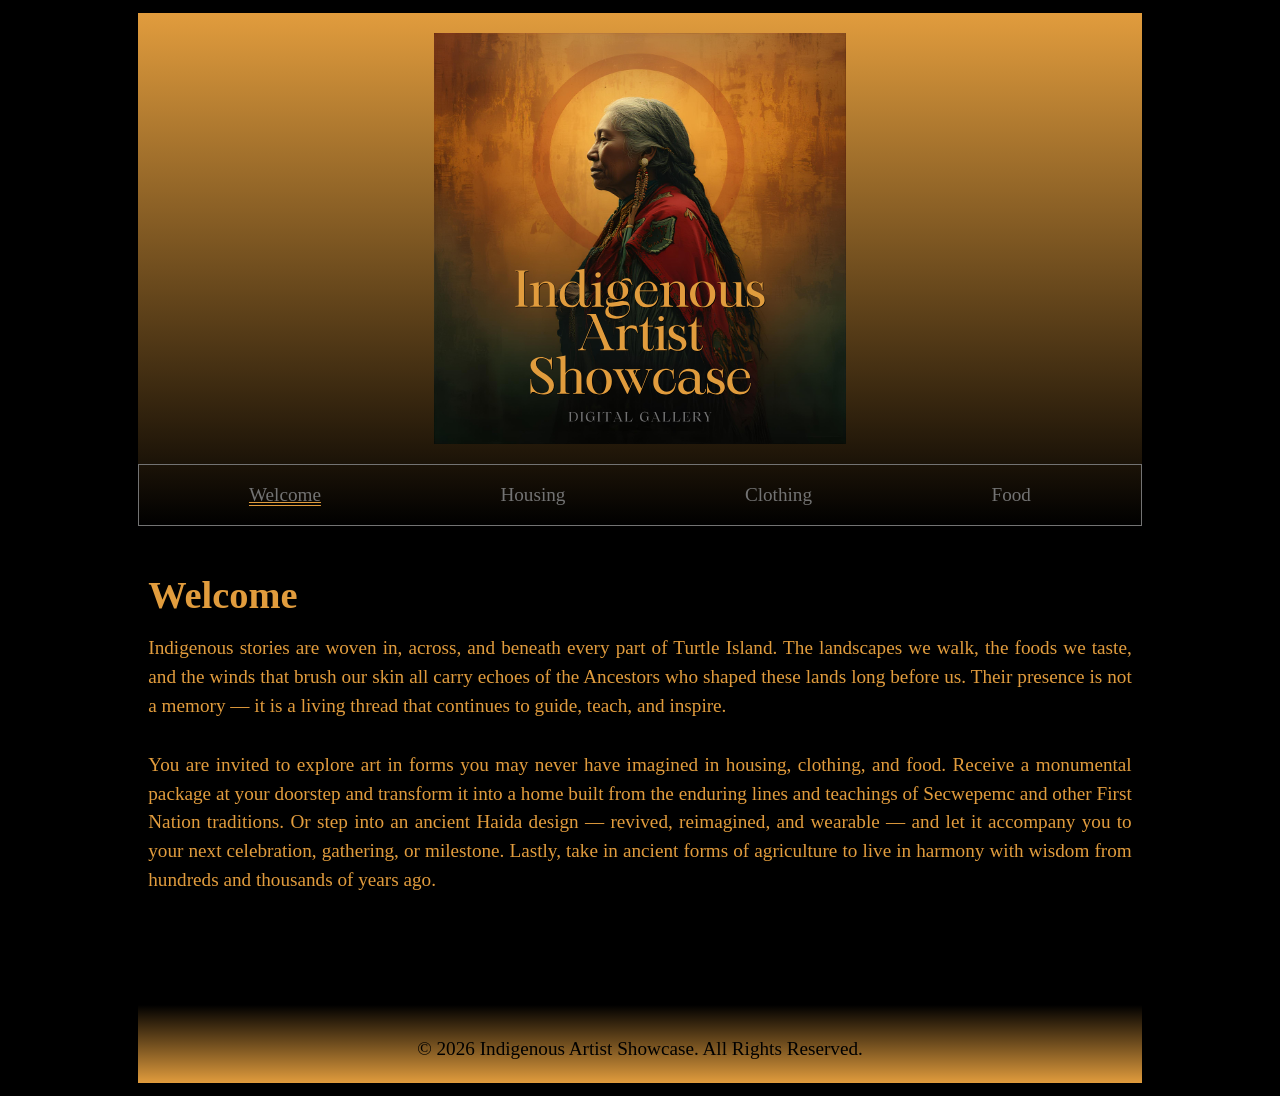
<file: projects/artist-showcase/index.html>
<!-- For Judah's Portfolio Publication 2026 -->
<!DOCTYPE html>
<html lang="en">

<head>
    <meta charset="UTF-8">
    <meta name="viewport" content="width=device-width, initial-scale=1.0">
    <title>Home</title>
    <link rel="stylesheet" href="./css/reset.css" type="text/css">
    <link rel="stylesheet" href="./css/layout.css" type="text/css">
    <link rel="stylesheet" href="./css/styles.css" type="text/css">
</head>

<body>

    <header>
        <img src="./img/Indigenous Artist Showcase LOGO.svg" alt="Indigenous Artist Showcase Logo" title="Logo">
        <nav>
            <ul>
                <li class="on"><a href="">Welcome</a></li>
                <li><a href="./html/housing.html" target="_blank">Housing</a></li>
                <li><a href="./html/clothing.html" target="_blank">Clothing</a></li>
                 <li><a href="./html/food.html" target="_blank">Food</a></li>
            </ul>
    </header>

    <body>
        <h1>Welcome</h1>

        <p>
            Indigenous stories are woven in, across, and beneath every part of Turtle Island. The landscapes we walk,
            the foods we taste, and the winds that brush our skin all carry echoes of the Ancestors who shaped these
            lands long before us. Their presence is not a memory — it is a living thread that continues to guide, teach,
            and inspire.
        </p>

        <p>
            You are invited to explore art in forms you may never have imagined in housing, clothing, and food. Receive a monumental package at your
            doorstep and transform it into a home built from the enduring lines and teachings of Secwepemc and other
            First Nation traditions. Or step into an ancient Haida design — revived, reimagined, and wearable — and let it
            accompany you to your next celebration, gathering, or milestone. Lastly, take in ancient forms of agriculture to live in harmony with wisdom from hundreds and thousands of years ago. 
        </p>

    </body>

    <footer>
         <p>&copy; 2026 Indigenous Artist Showcase. All Rights Reserved.</p>
    </footer>

</body>

</html>
</file>
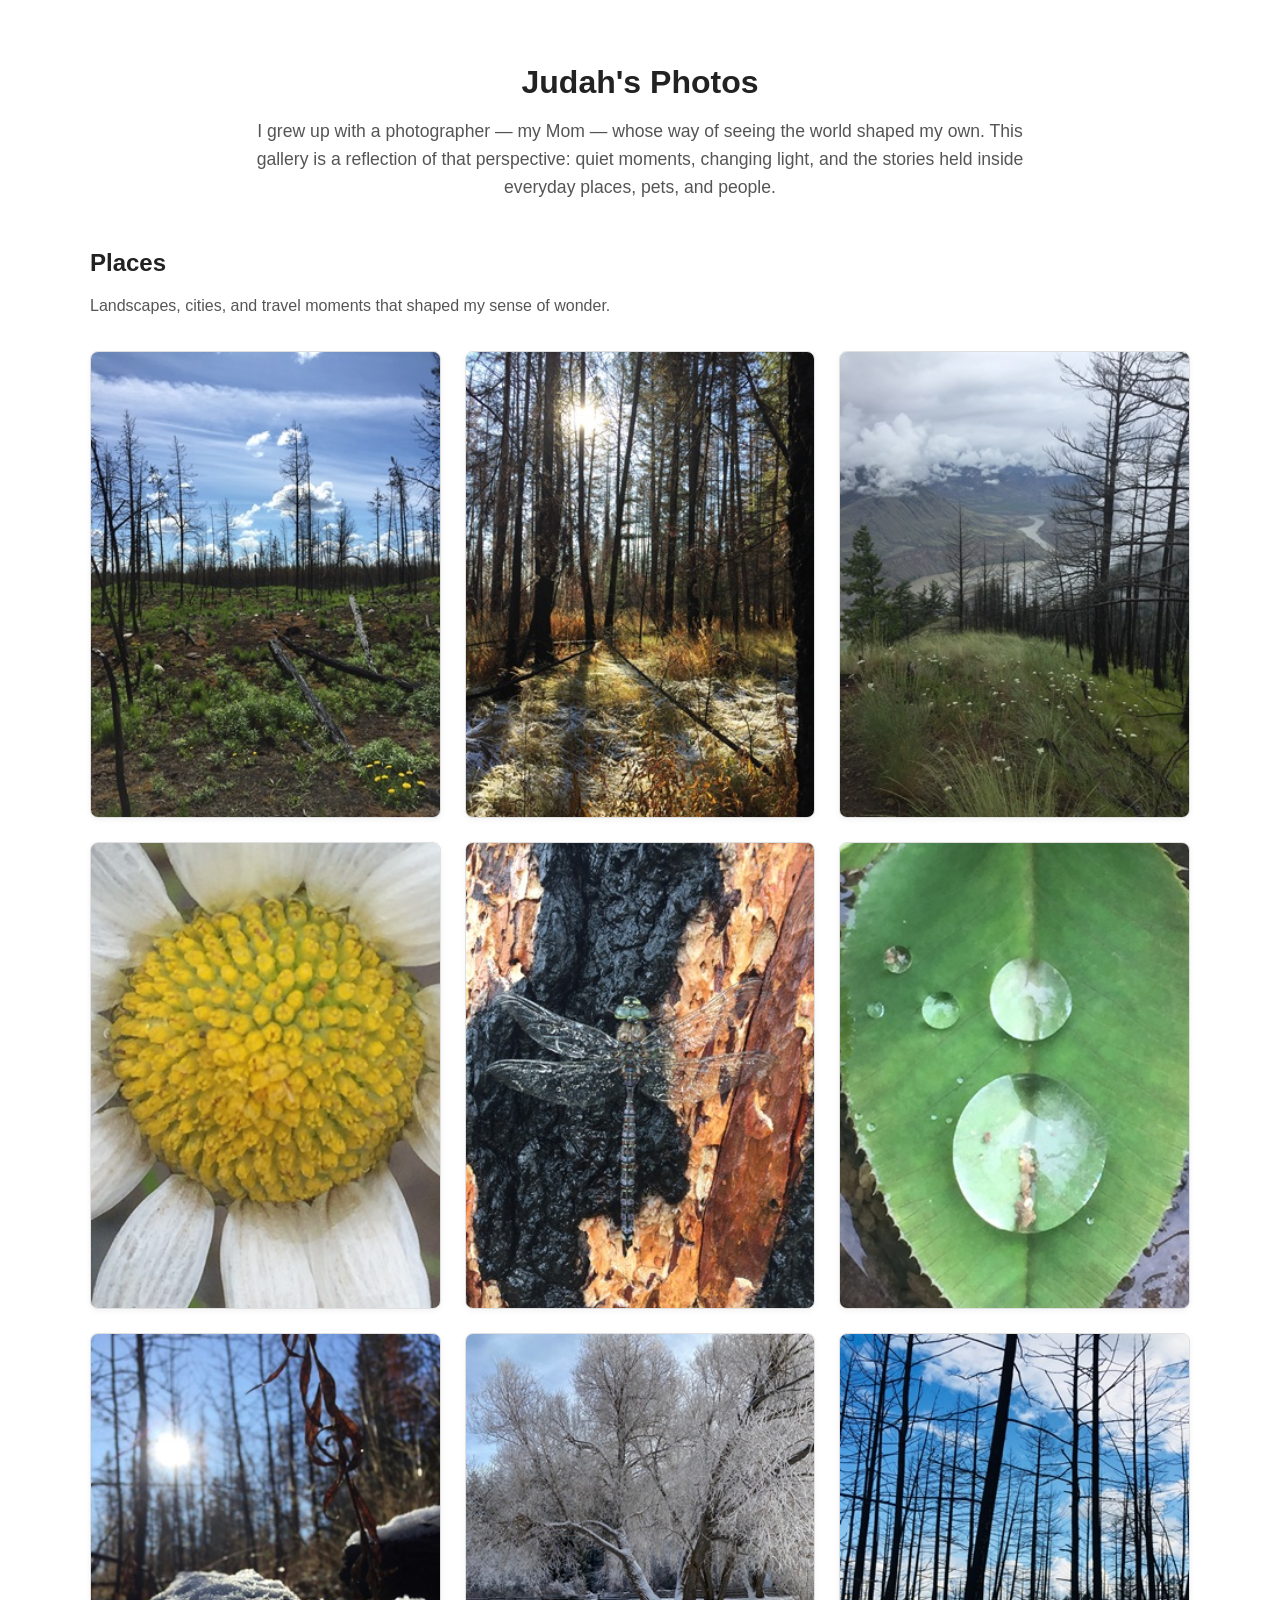
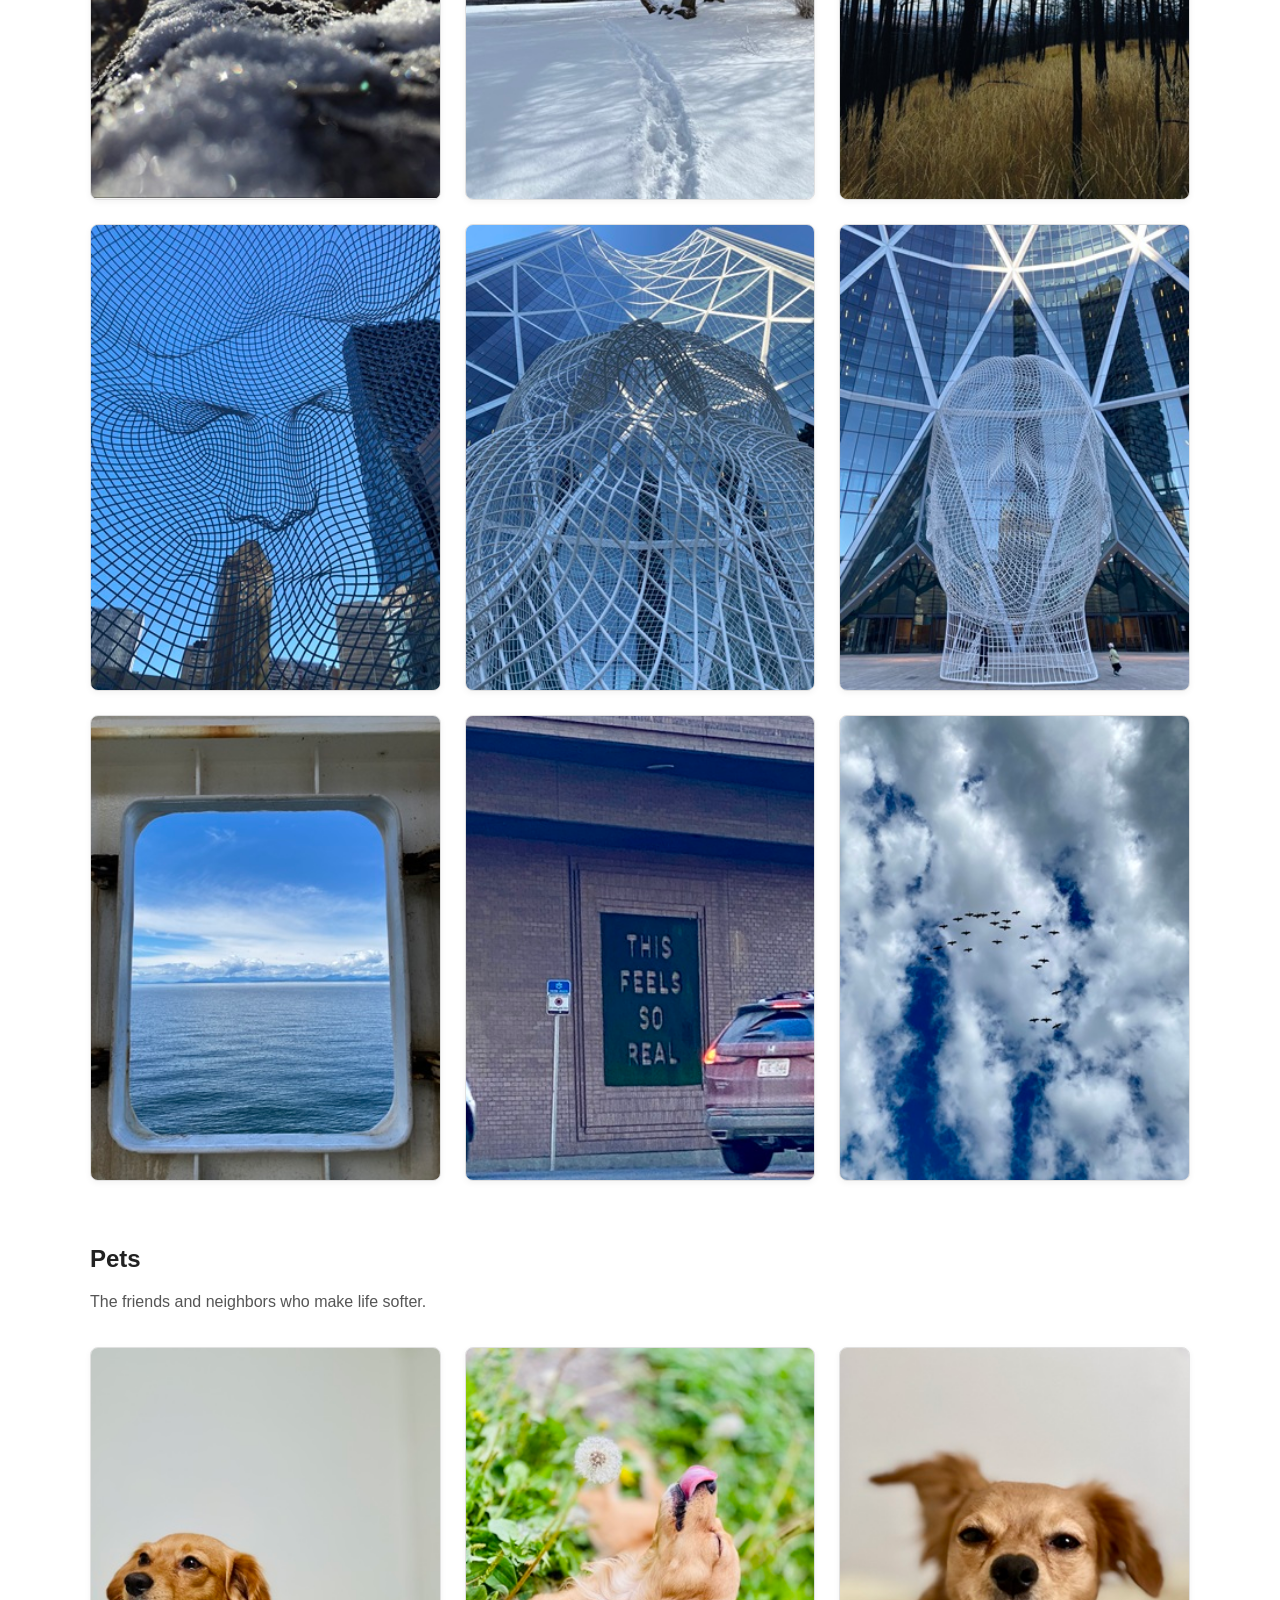
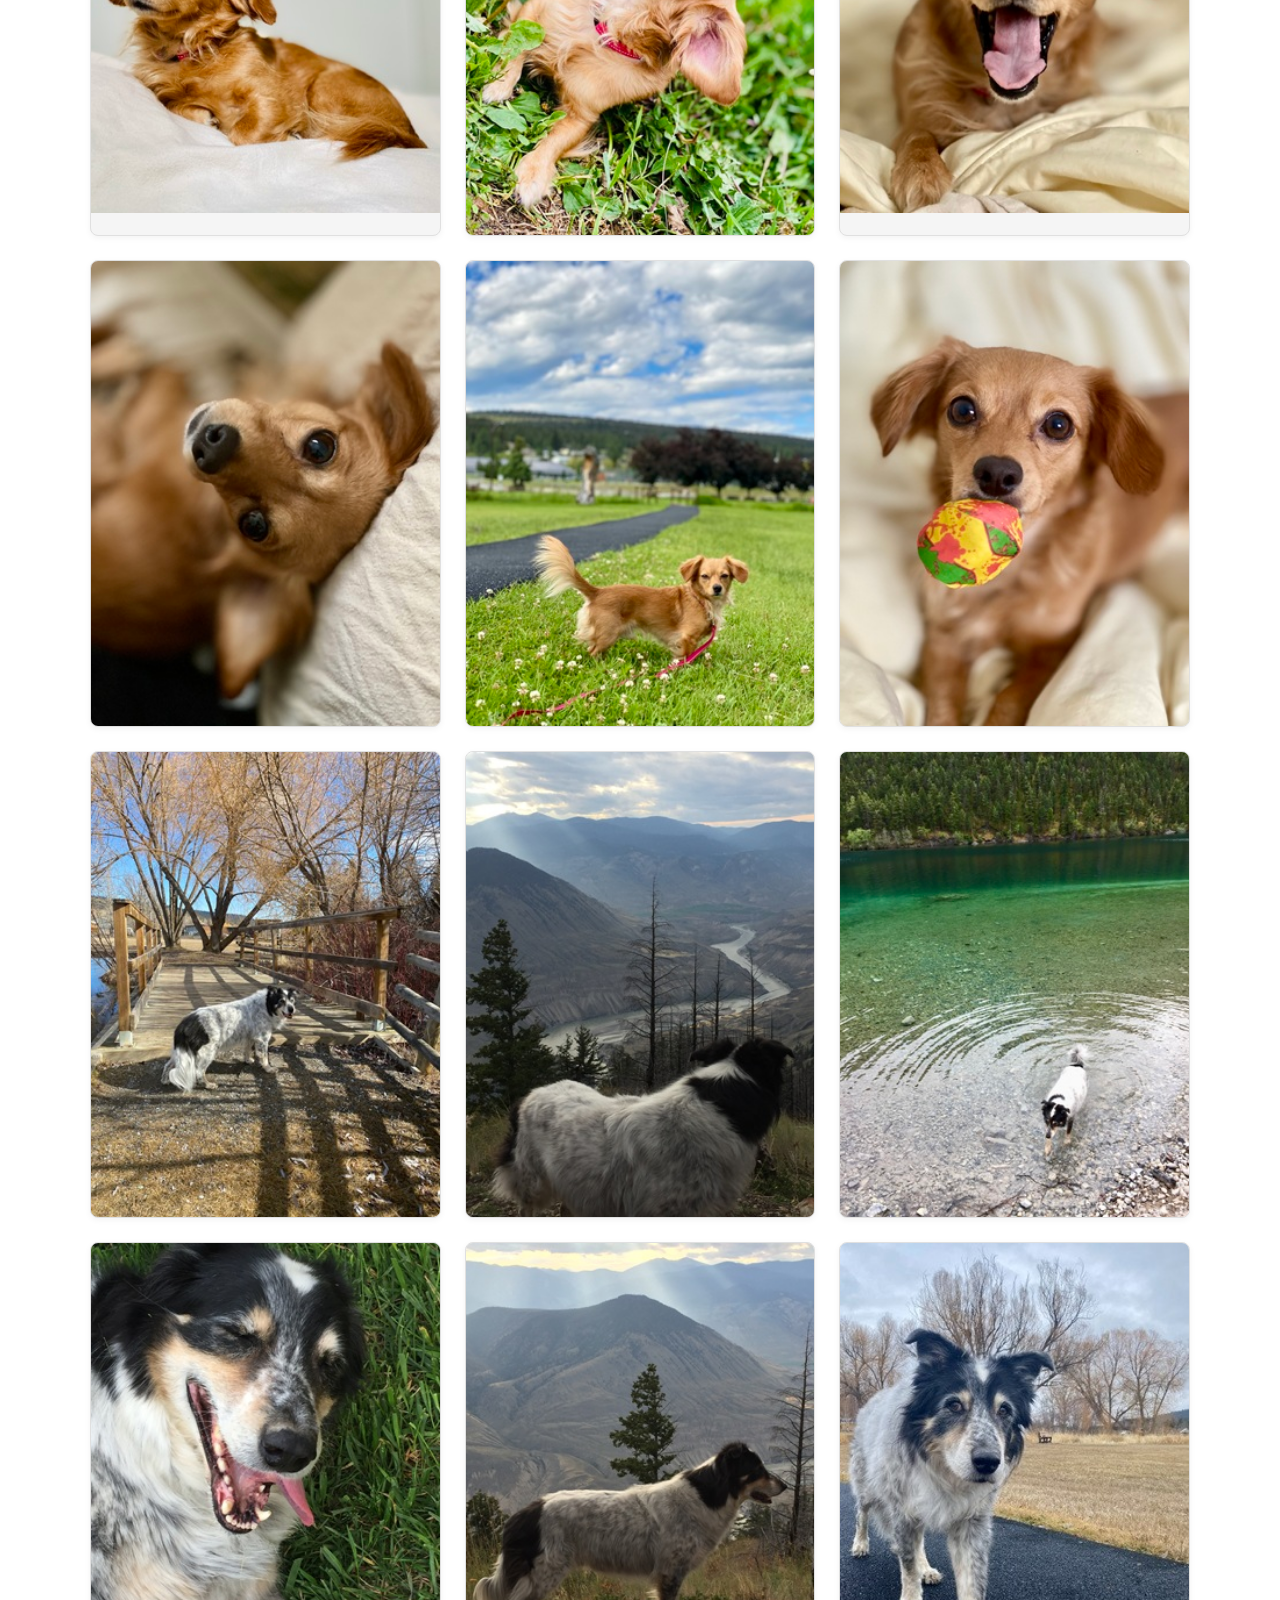
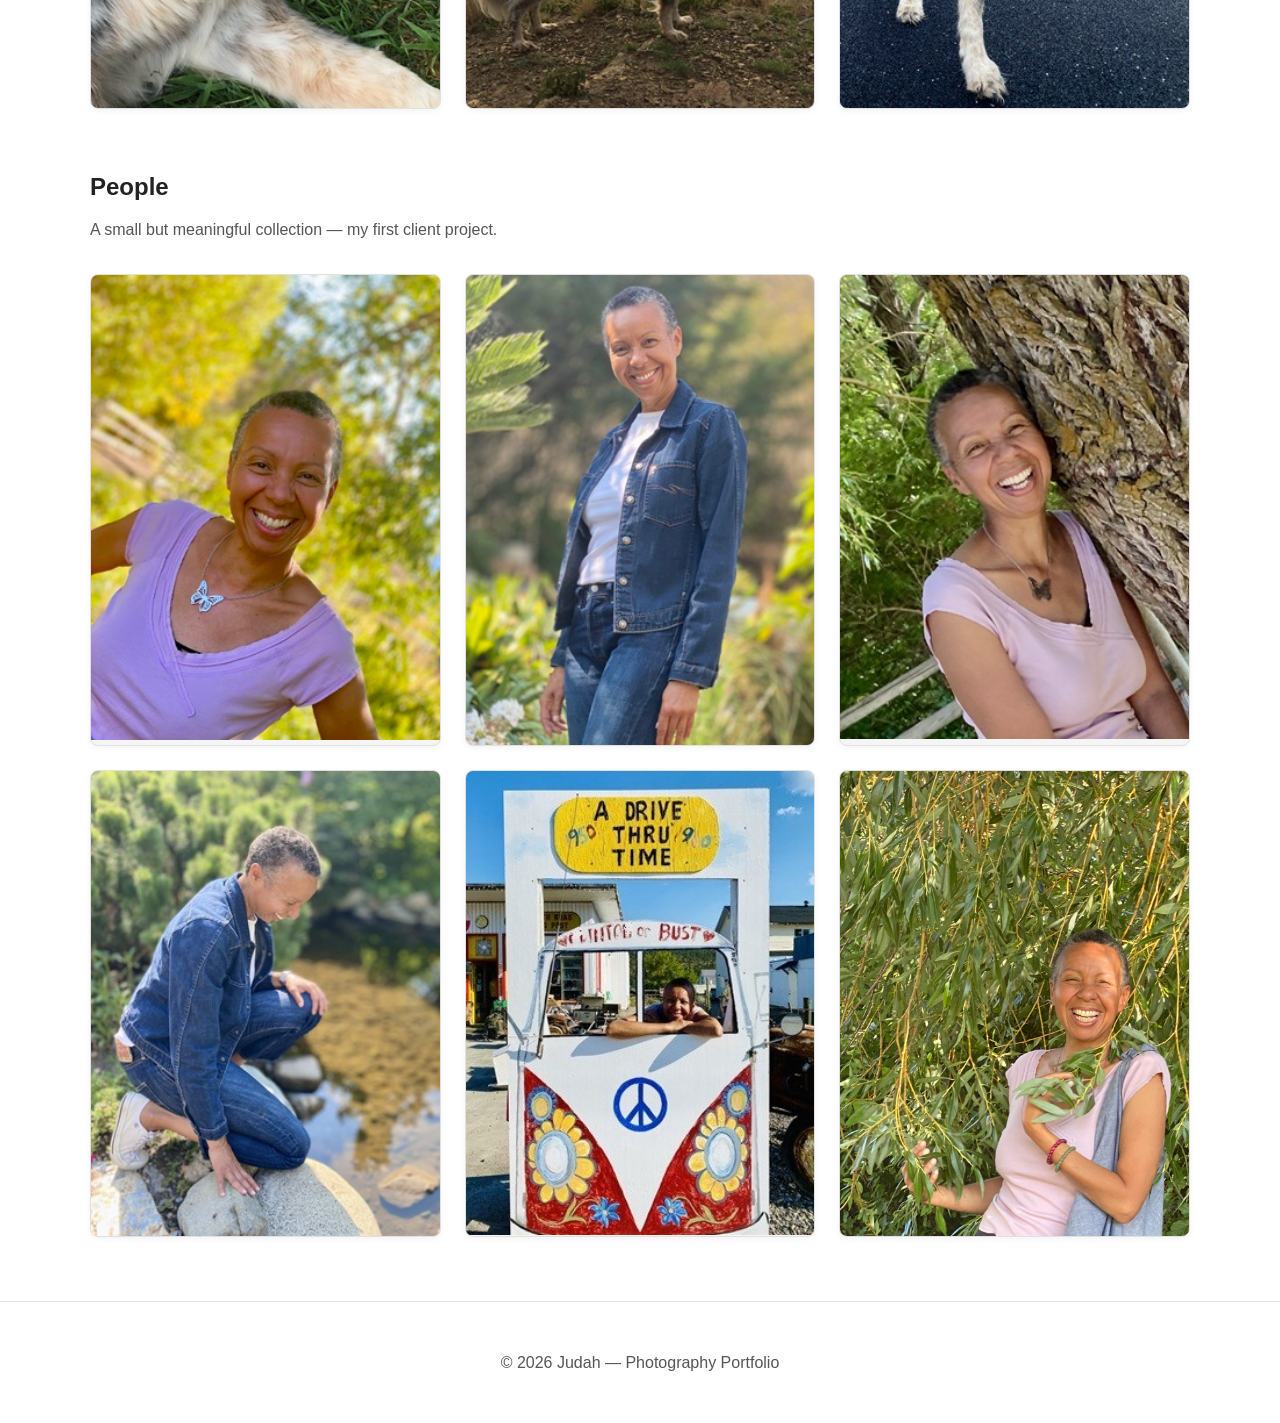
<file: projects/my-gallery/index.html>
<!-- Judah's Photos with CoPilot AI, 2026 -->

<!DOCTYPE html>
<html lang="en">

<head>
    <meta charset="UTF-8">
    <meta name="viewport" content="width=device-width, initial-scale=1.0">
    <title>Judah's Photos</title>
    <link rel="stylesheet" href="./css/styles.css">
    <link rel="stylesheet" href="./css/layout.css">
</head>

<body>
    <header class="hero">
        <h1>Judah's Photos</h1>
        <p class="intro">
            I grew up with a photographer — my Mom — whose way of seeing the world shaped my own.
            This gallery is a reflection of that perspective: quiet moments, changing light, and the stories
            held inside everyday places, pets, and people.
        </p>
    </header>

    <main class="gallery">

        <!-- Places -->
        <section class="category">
            <h2>Places</h2>
            <p class="category-desc">Landscapes, cities, and travel moments that shaped my sense of wonder.</p>
            <div class="photo-grid">
                <div class="photo-card placeholder"><img src="./img/places/IMG_1245.JPEG" alt=""></div>
                <div class="photo-card placeholder"><img src="./img/places/IMG_2911.JPEG" alt=""></div>
                <div class="photo-card placeholder"><img src="./img/places/IMG_2083.JPEG" alt=""></div>

                <div class="photo-card placeholder"><img src="./img/places/IMG_2693.JPEG" alt=""></div>
                <div class="photo-card placeholder"><img src="./img/places/IMG_2654.JPEG" alt=""></div>
                <div class="photo-card placeholder"><img src="./img/places/IMG_2699.JPEG" alt=""></div>

                <div class="photo-card placeholder"><img src="./img/places/IMG_1135.JPEG" alt=""></div>
                <div class="photo-card placeholder"><img src="./img/places/IMG_1170.JPEG" alt=""></div>
                <div class="photo-card placeholder"><img src="./img/places/IMG_2633.JPEG" alt=""></div>

                <div class="photo-card placeholder"><img src="./img/places/IMG_8118.JPEG" alt=""></div>
                <div class="photo-card placeholder"><img src="./img/places/IMG_8120.JPEG" alt=""></div>
                <div class="photo-card placeholder"><img src="./img/places/IMG_8117.JPEG" alt=""></div>

                <div class="photo-card placeholder"><img src="./img/places/IMG_8110.JPEG" alt=""></div>
                <div class="photo-card placeholder"><img src="./img/places/IMG_8107.JPEG" alt=""></div>
                <div class="photo-card placeholder"><img src="./img/places/IMG_0426.JPEG" alt=""></div>
            </div>
        </section>

        <!-- Pets -->
        <section class="category">
            <h2>Pets</h2>
            <p class="category-desc">The friends and neighbors who make life softer.</p>
            <div class="photo-grid">
                <!-- Whinnie -->
                <div class="photo-card placeholder"><img src="./img/pets/IMG_9595.JPEG" alt=""></div>
                <div class="photo-card placeholder"><img src="./img/pets/IMG_9764.JPEG" alt=""></div>
                <div class="photo-card placeholder"><img src="./img/pets/IMG_9792.JPEG" alt=""></div>
                <div class="photo-card placeholder"><img src="./img/pets/IMG_9846.JPEG" alt=""></div>
                <div class="photo-card placeholder"><img src="./img/pets/IMG_9809.JPEG" alt=""></div>
                <div class="photo-card placeholder"><img src="./img/pets/IMG_9853.JPEG" alt=""></div>
                <!-- Cash -->
                <div class="photo-card placeholder"><img src="./img/pets/IMG_4230.JPEG" alt=""></div>
                <div class="photo-card placeholder"><img src="./img/pets/IMG_0048.JPEG" alt=""></div>
                <div class="photo-card placeholder"><img src="./img/pets/IMG_1146.JPEG" alt=""></div>
                <div class="photo-card placeholder"><img src="./img/pets/IMG_1401.JPEG" alt=""></div>
                <div class="photo-card placeholder"><img src="./img/pets/IMG_0045.JPEG" alt=""></div>
                <div class="photo-card placeholder"><img src="./img/pets/IMG_3243.JPEG" alt=""></div>


            </div>
        </section>

        <!-- People -->
        <section class="category">
            <h2>People</h2>
            <p class="category-desc">A small but meaningful collection — my first client project.</p>
            <div class="photo-grid">

                <div class="photo-card placeholder"><img src="./img/people/IMG_0810.JPEG" alt=""></div>
                <div class="photo-card placeholder"><img src="./img/people/IMG_0905.JPEG" alt=""></div>
                <div class="photo-card placeholder"><img src="./img/people/IMG_0751.2.JPEG" alt=""></div>
                <div class="photo-card placeholder"><img src="./img/people/IMG_0929.JPEG" alt=""></div>
                <div class="photo-card placeholder"><img src="./img/people/IMG_0657.JPEG" alt=""></div>
                <div class="photo-card placeholder"><img src="./img/people/IMG_0731.JPEG" alt=""></div>

            </div>
        </section>

    </main>

    <footer>
        <p>© 2026 Judah — Photography Portfolio</p>
    </footer>
</body>

</html>
</file>
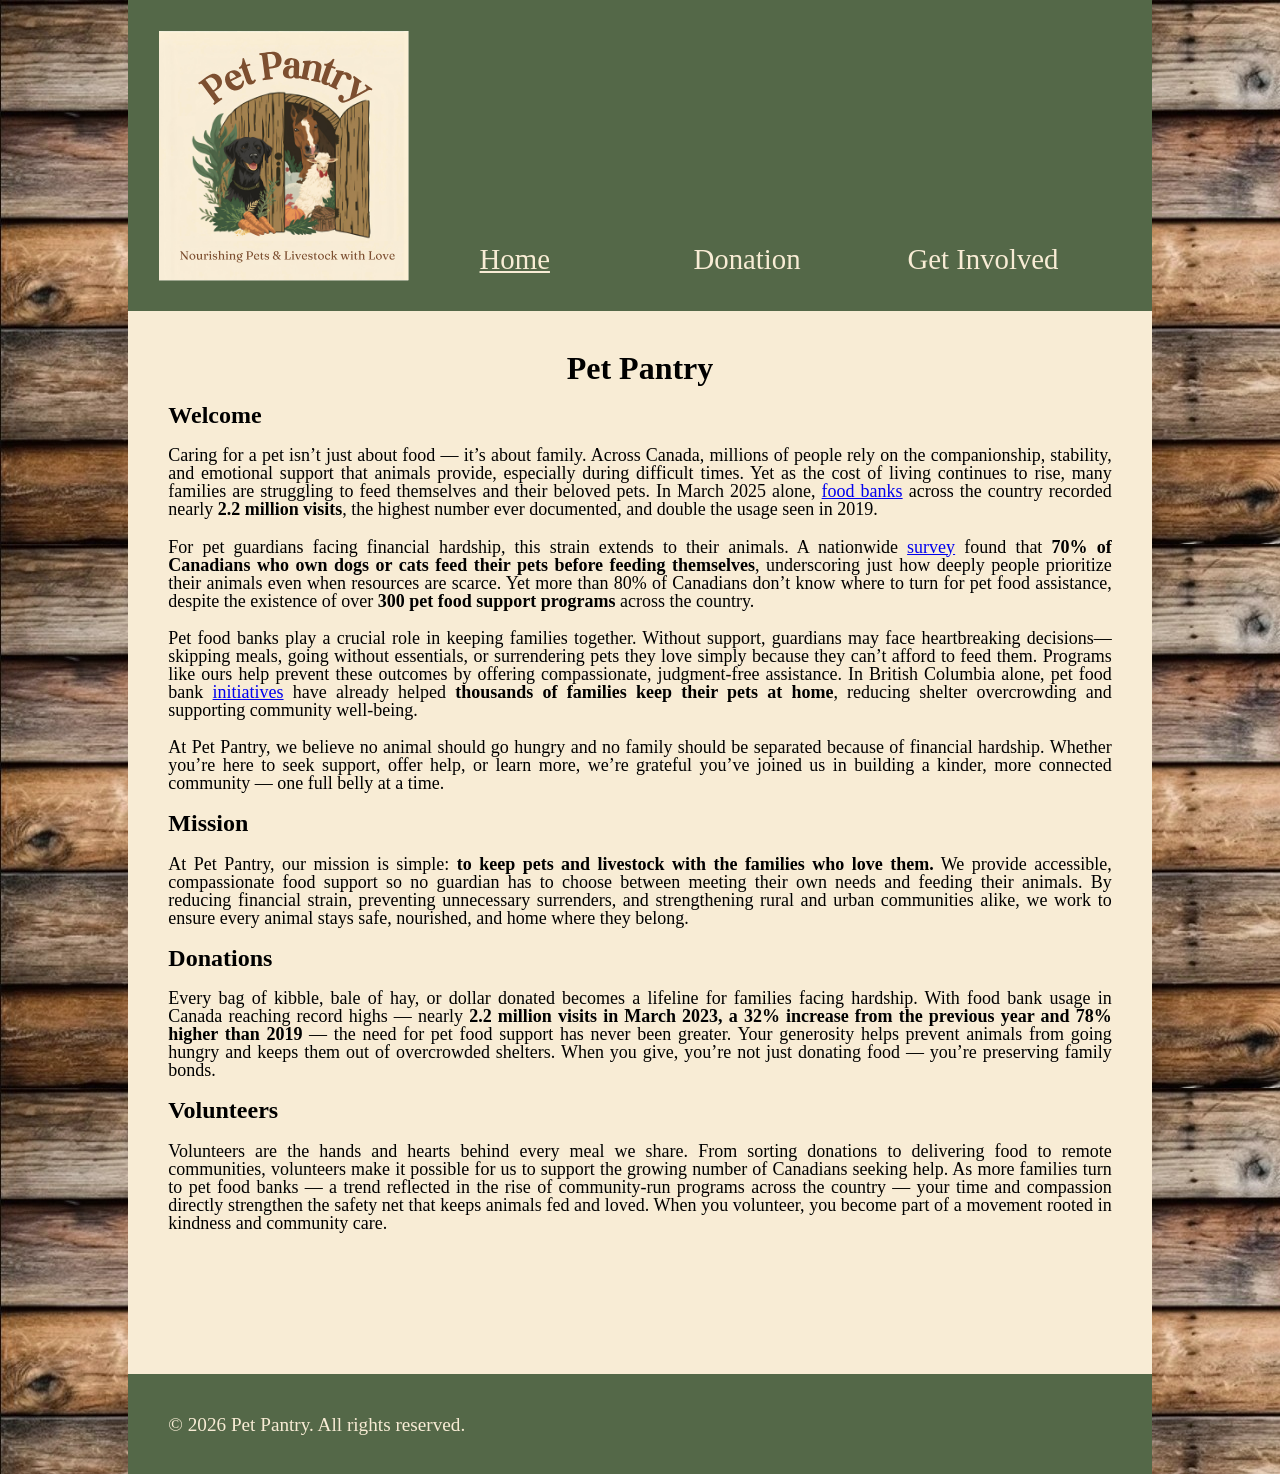
<file: projects/pet-pantry/index.html>
<!-- For Judah's Portfolio Publication 2026 -->

<!doctype html>
<html lang="en">

<head>
  <meta charset="utf-8" />
  <title>Pet Pantry Home</title>
  <link rel="stylesheet" href="./css/reset.css" type="text/css">
  <link rel="stylesheet" href="./css/layout.css" type="text/css">
  <link rel="stylesheet" href="./css/styles.css" type="text/css">
</head>

<body>

  <header>
    <img src="./img/Pet Pantry Logo.svg" alt="Pet Pantry Logo">
    <nav>
      <ul>
        <li class="on"><a href="">Home</a></li>
        <li><a href="./html/donation.html" target="_blank">Donation </a></li>
        <li><a href="./html/volunteer.html" target="_blank">Get Involved</a></li>
      </ul>
    </nav>
  </header>

  <main>
    <h1>Pet Pantry</h1>

    <h2>Welcome</h2>
    <p>Caring for a pet isn’t just about food — it’s about family. Across Canada, millions of people rely on the
      companionship, stability, and emotional support that animals provide, especially during difficult times. Yet as
      the cost of living continues to rise, many families are struggling to feed themselves and their beloved pets. In
      March 2025 alone, <a
        href="https://foodbankscanada.ca/hunger-in-canada/hungercount/overall-findings/?utm_source=copilot.com"
        target="_blank">food banks</a> across the country recorded nearly <span class="bold">2.2 million visits</span>,
      the highest number ever documented, and double the usage seen in 2019. </p>

    <p>For pet guardians facing financial hardship, this strain extends to their animals. A nationwide <a
        href="https://petsmartcharities.ca/press-releases/canada-s-first-interactive-pet-food-bank-map-launches-ahead-of-pet-hunger-awareness-day?utm_source=copilot.com"
        target="_blank">survey</a> found that <span class="bold">70% of Canadians who own dogs or cats feed their pets
        before feeding themselves</span>, underscoring just how deeply people prioritize their animals even when
      resources are scarce. Yet more than 80% of Canadians don’t know where to turn for pet food assistance, despite the
      existence of over <span class="bold">300 pet food support programs</span> across the country. </p>

    <p>Pet food banks play a crucial role in keeping families together. Without support, guardians may face
      heartbreaking decisions—skipping meals, going without essentials, or surrendering pets they love simply because
      they can’t afford to feed them. Programs like ours help prevent these outcomes by offering compassionate,
      judgment‑free assistance. In British Columbia alone, pet food bank <a
        href="https://spca.bc.ca/pet-hunger-info/?utm_source=copilot.com" target="_blank">initiatives</a> have already
      helped <span class="bold">thousands of families keep their pets at home</span>, reducing shelter overcrowding and
      supporting community well‑being.</p>

    <p>At Pet Pantry, we believe no animal should go hungry and no family should be separated because of financial
      hardship. Whether you’re here to seek support, offer help, or learn more, we’re grateful you’ve joined us in
      building a kinder, more connected community — one full belly at a time.</p>

    <h2>Mission</h2>
    <p>At Pet Pantry, our mission is simple: <span class="bold">to keep pets and livestock with the families who love
        them.</span> We provide accessible, compassionate food support so no guardian has to choose between meeting
      their own needs and feeding their animals. By reducing financial strain, preventing unnecessary surrenders, and
      strengthening rural and urban communities alike, we work to ensure every animal stays safe, nourished, and home
      where they belong.</p>

    <h2>Donations</h2>
    <p>Every bag of kibble, bale of hay, or dollar donated becomes a lifeline for families facing hardship. With food
      bank usage in Canada reaching record highs — nearly <span class="bold">2.2 million visits in March 2023, a 32%
        increase from the previous year and 78% higher than 2019</span> — the need for pet food support has never been
      greater. Your generosity helps prevent animals from going hungry and keeps them out of overcrowded shelters. When
      you give, you’re not just donating food — you’re preserving family bonds.</p>

    <h2>Volunteers</h2>
    <p>Volunteers are the hands and hearts behind every meal we share. From sorting donations to delivering food to
      remote communities, volunteers make it possible for us to support the growing number of Canadians seeking help. As
      more families turn to pet food banks — a trend reflected in the rise of community‑run programs across the country
      — your time and compassion directly strengthen the safety net that keeps animals fed and loved. When you
      volunteer, you become part of a movement rooted in kindness and community care.</p>
  </main>

  <footer>
    <p>
      &copy; 2026 Pet Pantry. All rights reserved.
    </p>
  </footer>

</body>

</html>
</file>
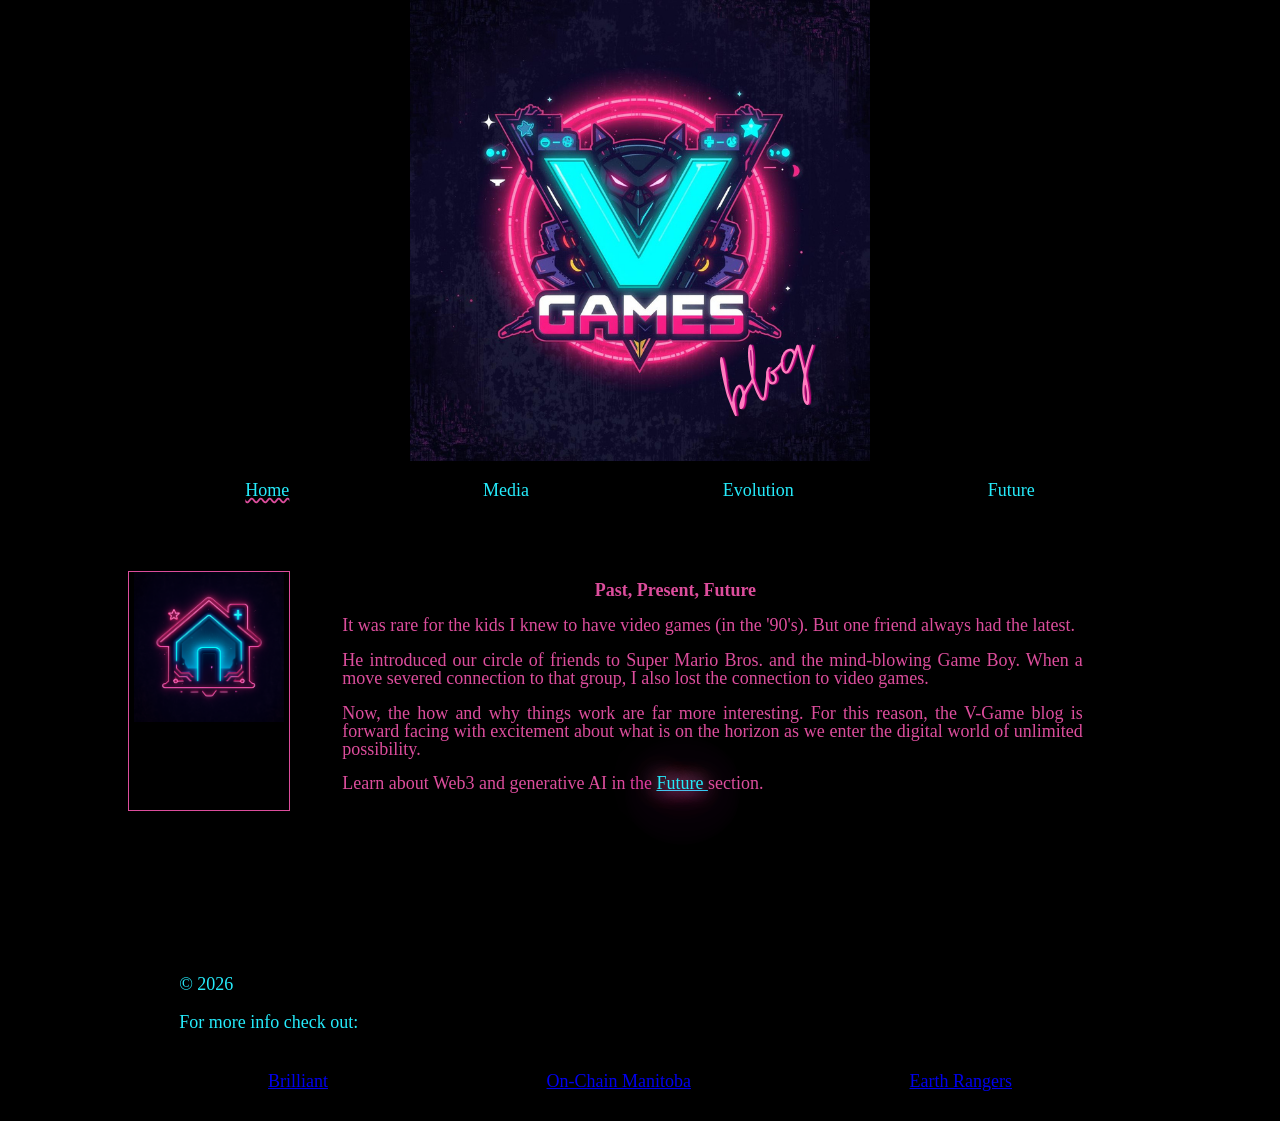
<file: projects/retro-game-blog/index.html>
<!-- For Judah's Portfolio Publication 2026 -->
 
<!DOCTYPE html>
<html lang="en">

<head>
    <meta charset="UTF-8">
    <meta name="viewport" content="width=device-width, initial-scale=1.0">
    <title>V-Game Blog</title>
    <link rel="stylesheet" href="./css/reset.css" type="text/css">
    <link rel="stylesheet" href="./css/layout.css" type="text/css">
    <link rel="stylesheet" href="./css/styles.css" type="text/css">
</head>

<body>

    <header>
        <img src="./img/logo-v-game.svg" alt="V-Game Blog Logo">

        <nav>
            <ul>
                <li class="on"><a href="./index.html">Home</a></li>
                <li><a href="./html/media.html" target="_blank">Media</a></li>
                <li><a href="./html/evolution.html" target="_blank">Evolution</a></li>
                <li><a href="./html/future.html" target="_blank">Future</a></li>
            </ul>
        </nav>

    </header>

    <main class="meat">
        <div id="home">
            <img src="./img/home.svg" alt="image of house in neon" title="Home Image">
        </div>

        <section>
            <h1>Past, Present, Future</h1>

            <p>It was rare
                for
                the kids I knew to have video games (in the '90's). But one friend always had the latest.</p>

            <p>He introduced our circle of friends to Super Mario Bros. and the mind-blowing Game Boy. When a move
                severed
                connection to that group, I also lost the connection to video games.</p>

            <p>Now, the how and why things work are far more interesting. For this reason, the V-Game blog is forward
                facing
                with excitement about what is on the
                horizon as we enter the digital world of unlimited possibility.</p>
            <P>Learn about Web3 and generative AI in the <a class="glow" href="./html/future.html" target="_blank">Future </a>section.</P>
        </section>
    </main>

    <footer>
        <p> &copy; 2026</p>
        <p>For more info check out:</p>

        <section class="foot">
            <aside>
                <a class="f-link" href="https://brilliant.org/" target="_blank">Brilliant</a>
            </aside>
            <aside>
                <a class="f-link" href="https://www.linkedin.com/company/onchainmanitoba/posts/?feedView=all" target="_blank">On-Chain Manitoba</a>
            </aside>
            <aside>
                <a class="f-link" href="https://www.earthrangers.com/" target="_blank">Earth Rangers</a>
            </aside>
        </section>
    </footer>

</body>

</html>
</file>
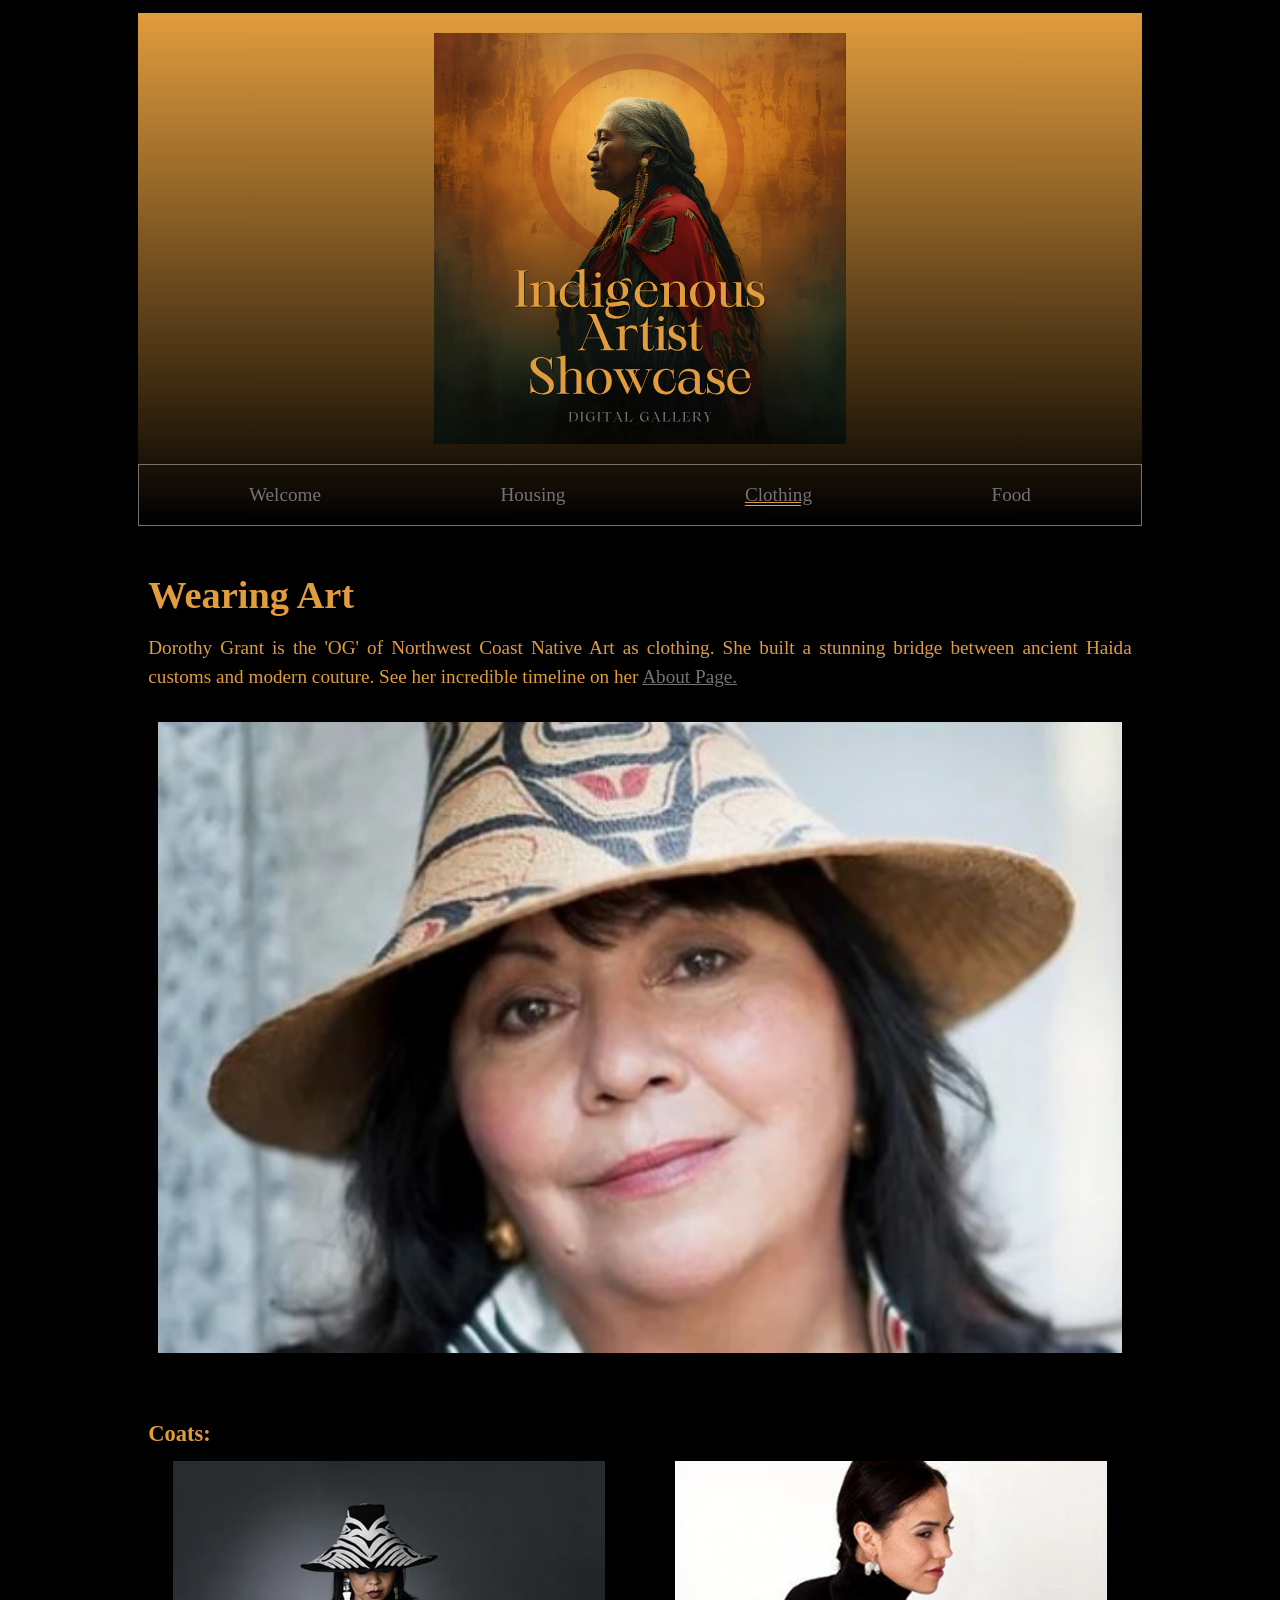
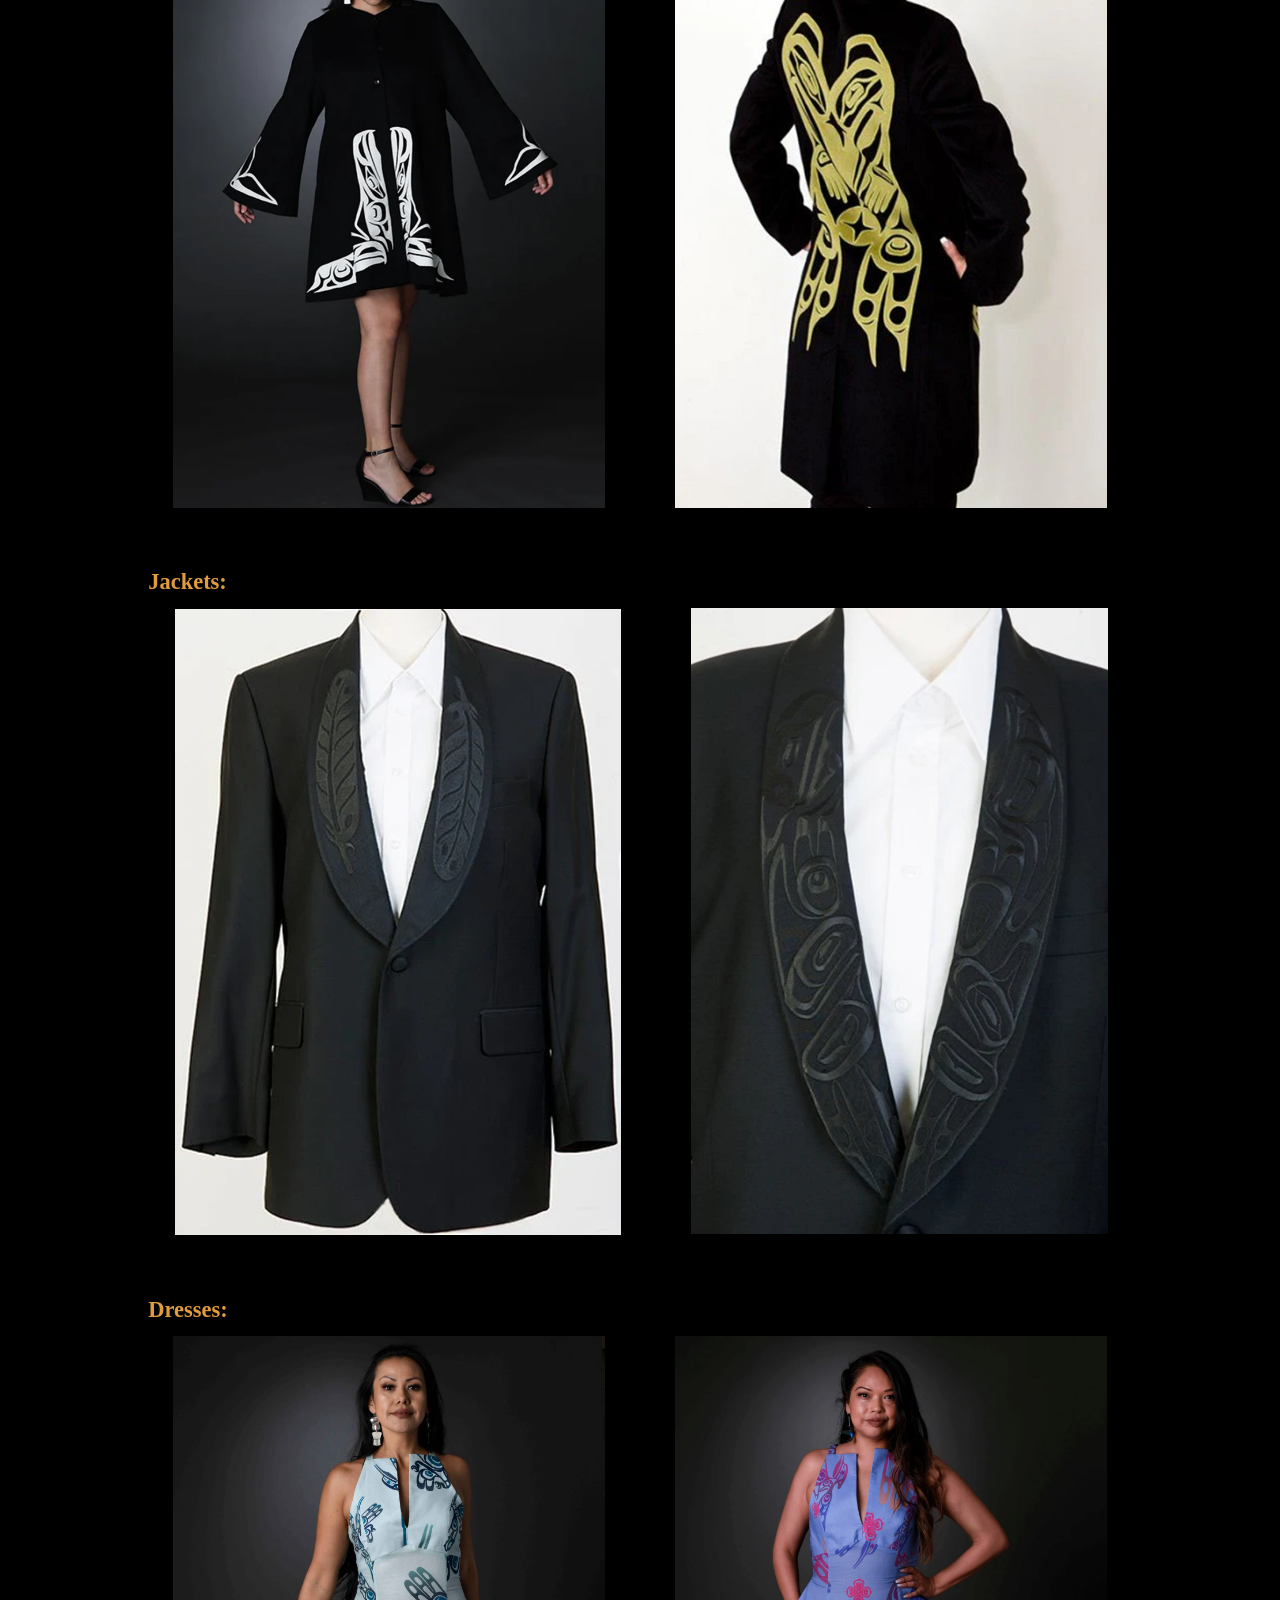
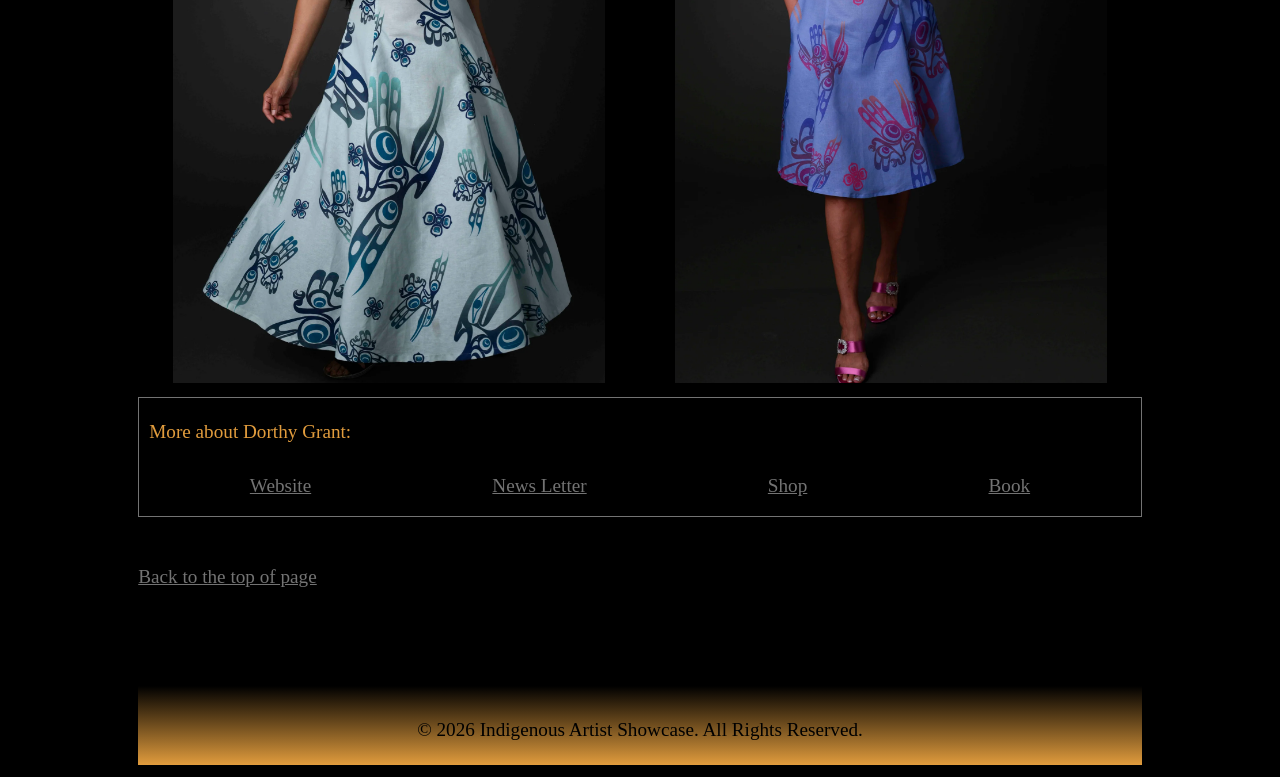
<file: projects/artist-showcase/html/clothing.html>
<!-- For Judah's Portfolio Publication 2026 -->
<!DOCTYPE html>
<html lang="en">

<head>
    <meta charset="UTF-8">
    <meta name="viewport" content="width=device-width, initial-scale=1.0">
    <title>Clothing</title>
    <link rel="stylesheet" href="../css/reset.css" type="text/css">
    <link rel="stylesheet" href="../css/layout.css" type="text/css">
    <link rel="stylesheet" href="../css/styles.css" type="text/css">
</head>

<body id="top">

    <header>
        <img src="../img/Indigenous Artist Showcase LOGO.svg" alt="Indigenous Artist Showcase Logo" title="Logo">
        <nav>
            <ul>
                <li><a href="../index.html" target="_blank">Welcome</a></li>
                <li><a href="../html/housing.html" target="_blank">Housing</a></li>
                <li class="on"><a href="">Clothing</a></li>
                 <li><a href="../html/food.html" target="_blank">Food</a></li>
            </ul>
    </header>

    <main>
        <h1>Wearing Art</h1>

        <p>Dorothy Grant is the 'OG' of Northwest Coast Native Art as clothing. She built a stunning bridge between
            ancient Haida customs and modern couture. See her incredible timeline on her <a
                href="https://dorothygrant.com/pages/about-dorothy-grant">About Page.</a>
        </p>

        <img class="center" src="../img/DGrant/Dorothy-Grant.jpg" alt="Image of Dorothy Grant">

        <h3>Coats:</h3>
        <section class="gal">
            <div> <img src="../img/DGrant/Raven-Swing-Coat.png" alt="Raven Swing Coat"> </div>
            <div><img src="../img/DGrant/raven_takescoat.png" alt="Raven Takes World Coat"></div>
        </section>

        <h3>Jackets:</h3>
        <section class="gal">
            <div> <img src="../img/DGrant/Feather-Lapel-Tuxedo-Jacket-DorothyGrant_540x.png" alt="Feather Lapel Tux">
            </div>
            <div><img src="../img/DGrant/Eagle-and-Raven-Shawl-Collar-Tuxedo-Jacket-detail-DorothyGrant_540x.png"
                    alt="Eagle and Raven Tux"></div>
        </section>

        <h3>Dresses:</h3>
        <section class="gal">
            <div> <img src="../img/DGrant/Marissa-Dress-Hummungbird-Linen.webp" alt="Marissa-Dress-Hummungbird-Linen">
            </div>
            <div><img src="../img/DGrant/Marissa-Dress-Hummungbird-Linen-short.webp"
                    alt="Short Marissa-Dress-Hummungbird-Linen"></div>
        </section>

        <aside class="bbox">
            <p>More about Dorthy Grant: </p>
            <ul class="bottom">
                <li><a href="https://dorothygrant.com/" target="_blank"> Website</a></li>
                <li> <a href="https://dorothygrant.com/blogs/news" target="_blank">News Letter</a></li>
                <li><a href="https://dorothygrant.com/collections" target="_blank">Shop</a>
                </li>
                <li> <a href="https://dorothygrant.com/pages/dorothy-grant-an-endless-thread-hardcopy-book-pre-order?_ab=0&key=1719080146188"
                        target="_blank">Book</a>
            </ul>
            </li>
        </aside>

        <a href="#top">Back to the top of page</a>
    </main>

    <footer>
         <p>&copy; 2026 Indigenous Artist Showcase. All Rights Reserved.</p>
    </footer>

</body>

</html>
</file>
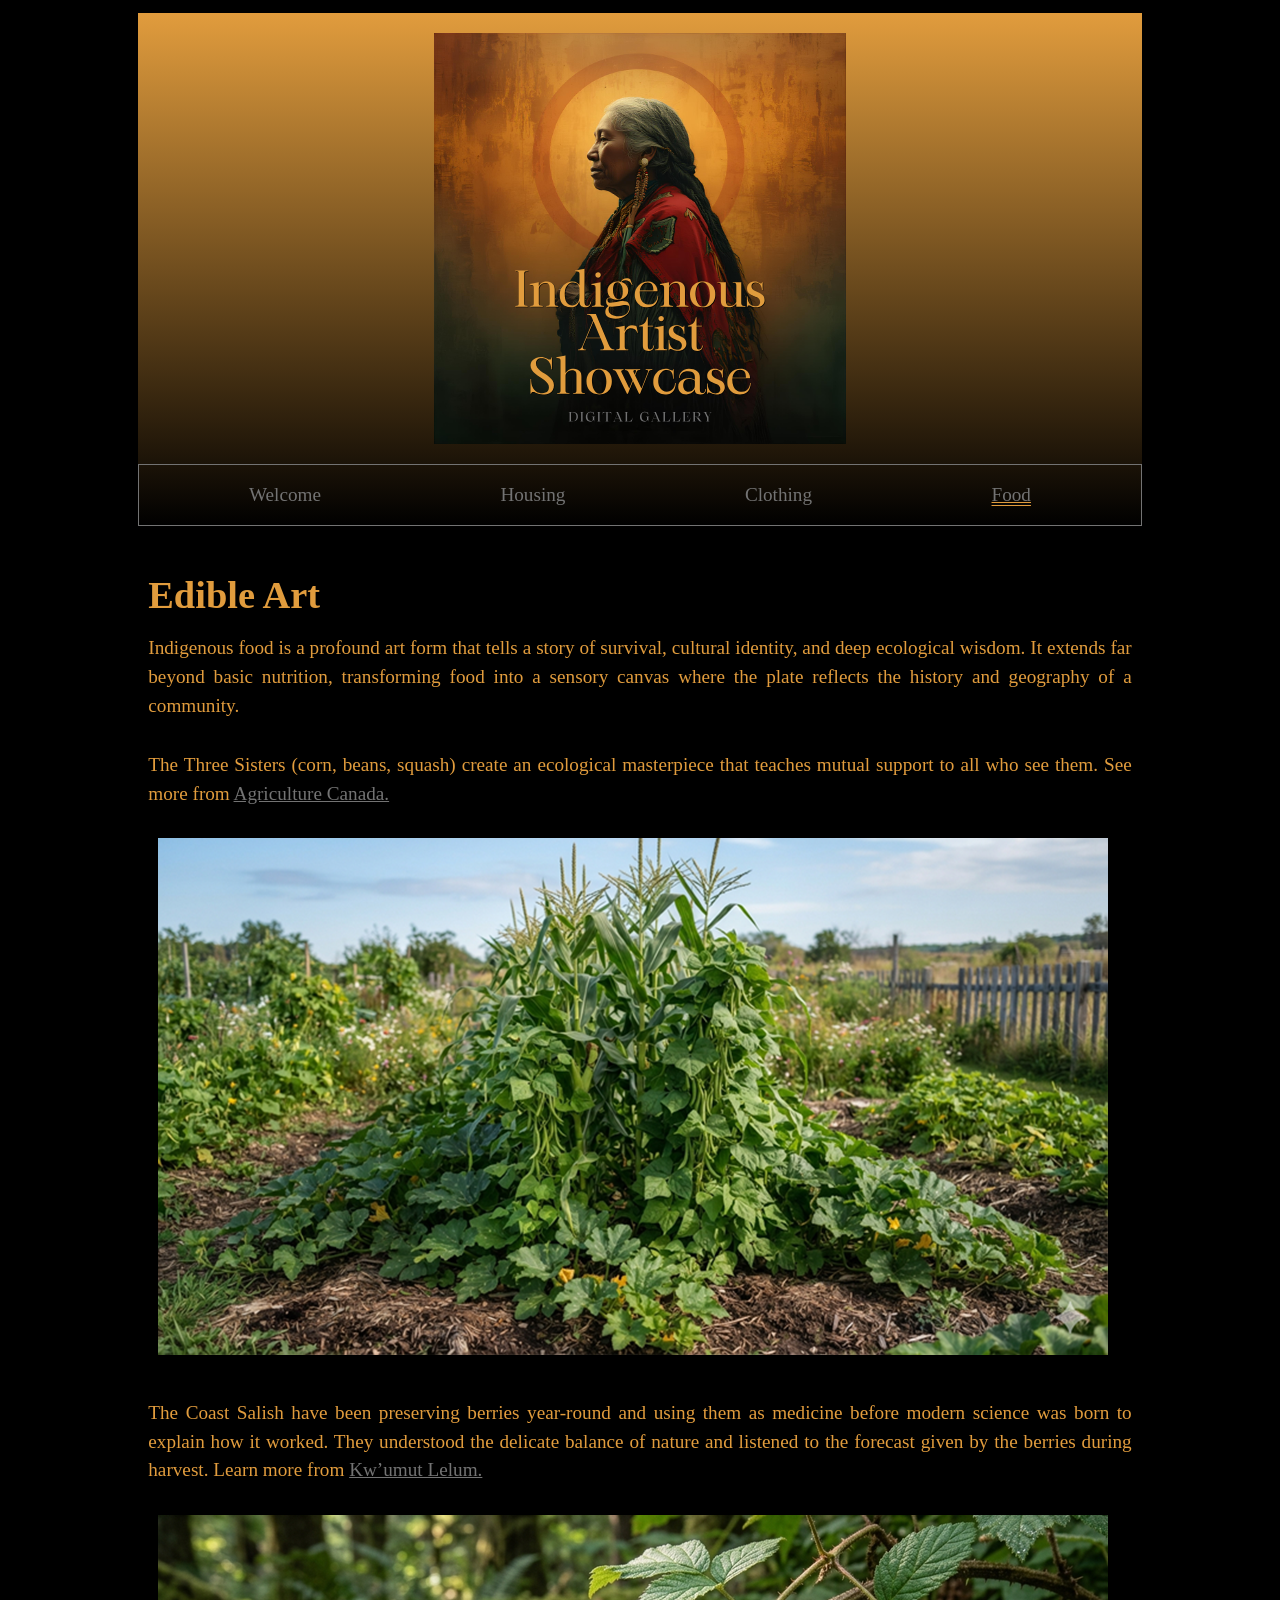
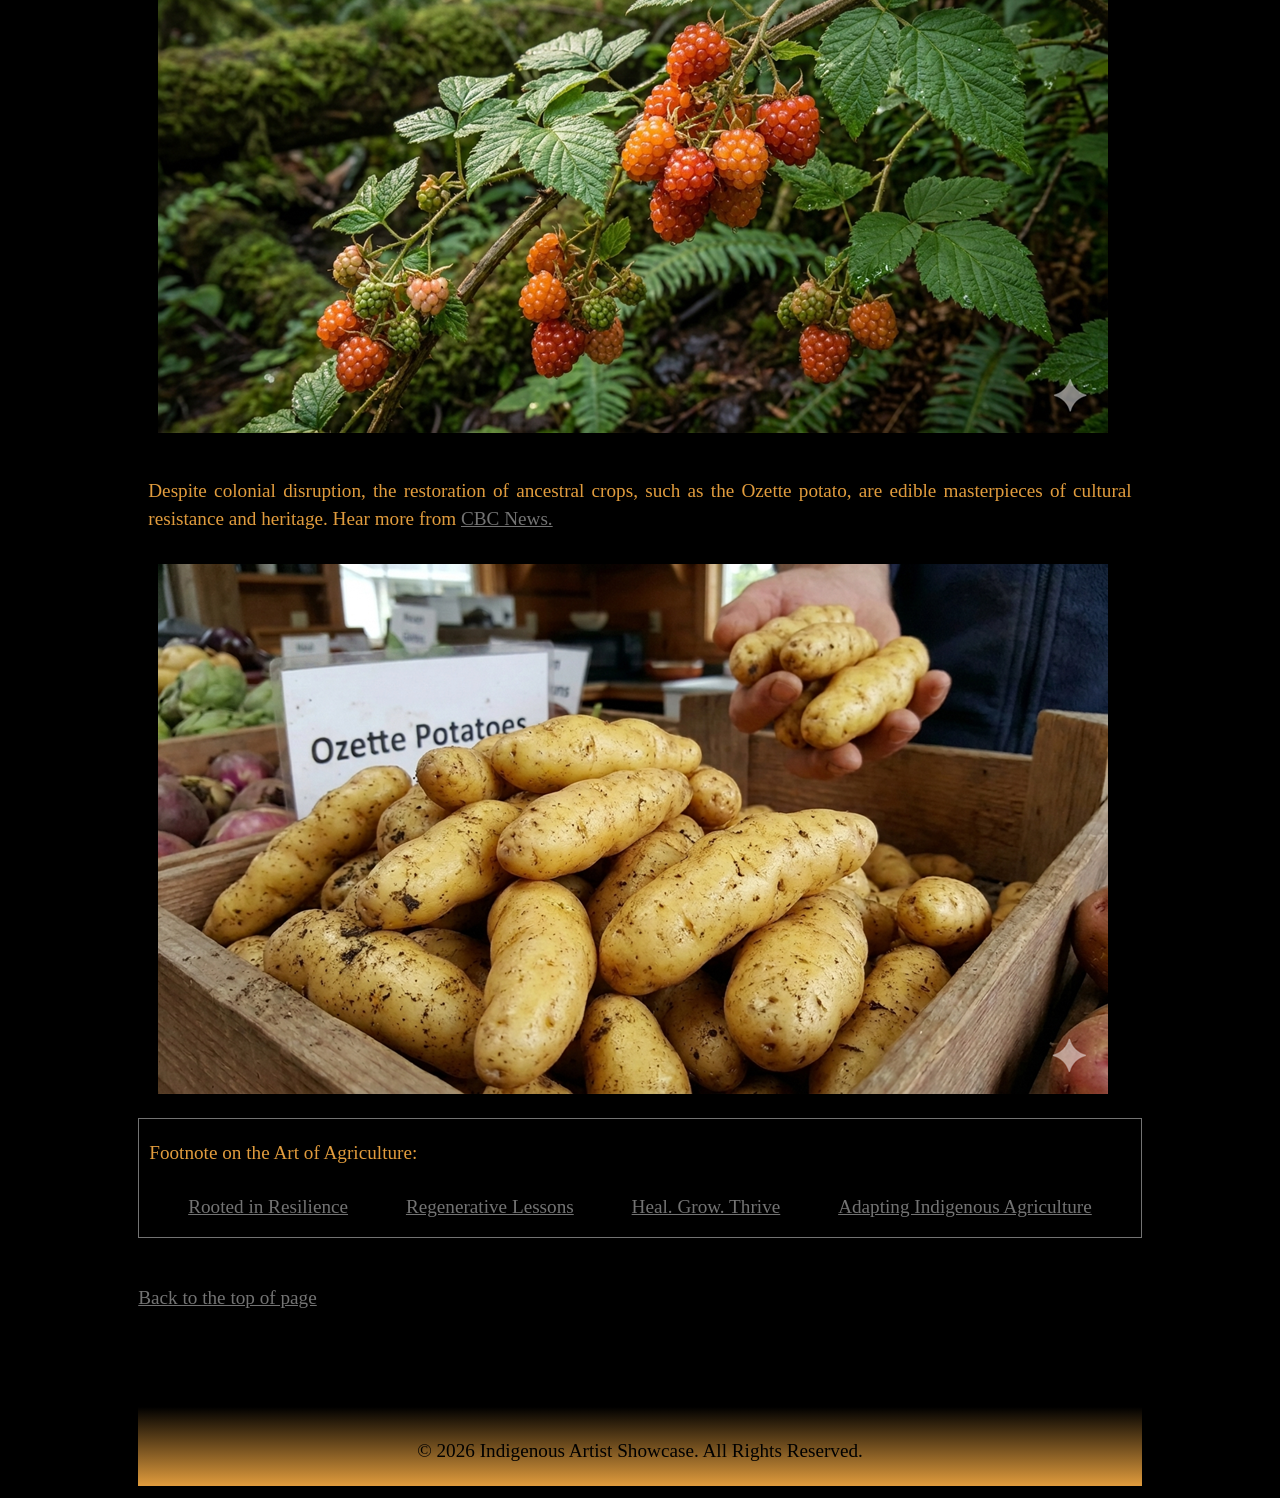
<file: projects/artist-showcase/html/food.html>
<!-- For Judah's Portfolio Publication 2026 -->
<!DOCTYPE html>
<html lang="en">

<head>
    <meta charset="UTF-8">
    <meta name="viewport" content="width=device-width, initial-scale=1.0">
    <title>Food</title>
    <link rel="stylesheet" href="../css/reset.css" type="text/css">
    <link rel="stylesheet" href="../css/layout.css" type="text/css">
    <link rel="stylesheet" href="../css/styles.css" type="text/css">
</head>

<body id="top">

    <header>
        <img src="../img/Indigenous Artist Showcase LOGO.svg" alt="Indigenous Artist Showcase Logo" title="Logo">
        <nav>
            <ul>
                <li><a href="../index.html" target="_blank">Welcome</a></li>
                <li><a href="../html/housing.html" target="_blank">Housing</a></li>
                <li><a href="../html/clothing.html" target="_blank">Clothing</a></li>
                <li class="on"><a href="">Food</a></li>
            </ul>
    </header>

    <main>
        <h1>Edible Art</h1>

        <p>Indigenous food is a profound art form that tells a story of survival, cultural identity, and deep ecological wisdom. It extends far beyond basic nutrition, transforming food into a sensory canvas where the plate reflects the history and geography of a community. </p>

        <p>The Three Sisters (corn, beans, squash) create an ecological masterpiece that teaches mutual support to all who see them. See more from  <a href="https://agriculture.canada.ca/en/science/story-agricultural-science/scientific-achievements-agriculture/three-sisters-optimizing-value-and-food-potential-ancestral-indigenous-crop-system">Agriculture Canada.</a></p>

        <img src="../img/Food/ThreeSisters-by-Google-nano-banana.png" alt="Picture of corn, beans, and squash growing in a garden" title="Picture of corn, beans, and squash growing in a garden">

        <p>The Coast Salish have been preserving berries year-round and using them as medicine before modern science was born to explain how it worked. They understood the delicate balance of nature and listened to the forecast given by the berries during harvest. Learn more from <a href="https://www.kwumut.org/news/exploring-the-rich-tradition-of-berries-in-coast-salish-culture">Kw’umut Lelum.</a></p>
        
        <img src="../img/Food/SalmonBerries-by-Google-nano-banana.png" alt="Salmon Berries" title="Salmon Berries">

        <p>Despite colonial disruption, the restoration of ancestral crops, such as the Ozette potato, are edible masterpieces of cultural resistance and heritage. Hear more from <a href="https://www.cbc.ca/news/canada/british-columbia/ozette-potato-harvest-indigenous-food-sovereignty-1.6601755 ">CBC News.</a></p>

        <img src="../img/Food/Potato-by-Google-nano-banana.png" alt="Ozette Potatoes" title="Ozette Potatoes">

        <aside class="bbox">
            <p>Footnote on the Art of Agriculture:</p>
            <ul class="bottom">
                <li><a href="https://www.folger.edu/blogs/shakespeare-and-beyond/rooted-in-resilience-foraging-in-the-modern-era/" target="_blank"> Rooted in Resilience</a></li>
                <li> <a href="https://www.foodunfolded.com/article/regenerative-lessons-from-indigenous-food-systems" target="_blank">Regenerative Lessons</a></li>
                <li><a href="https://kinvia.ca/the-feed/heal-grow-thrive/" target="_blank">Heal. Grow. Thrive</a>
                </li>
                <li> <a href="https://indigenousclimatehub.ca/2024/11/traditional-food-systems-and-climate-change-adapting-indigenous-agriculture/"
                        target="_blank">Adapting Indigenous Agriculture</a>
            </ul>
            </li>
        </aside>

        <a href="#top">Back to the top of page</a>
    </main>

    <footer>
         <p>&copy; 2026 Indigenous Artist Showcase. All Rights Reserved.</p>
    </footer>

</body>

</html>
</file>
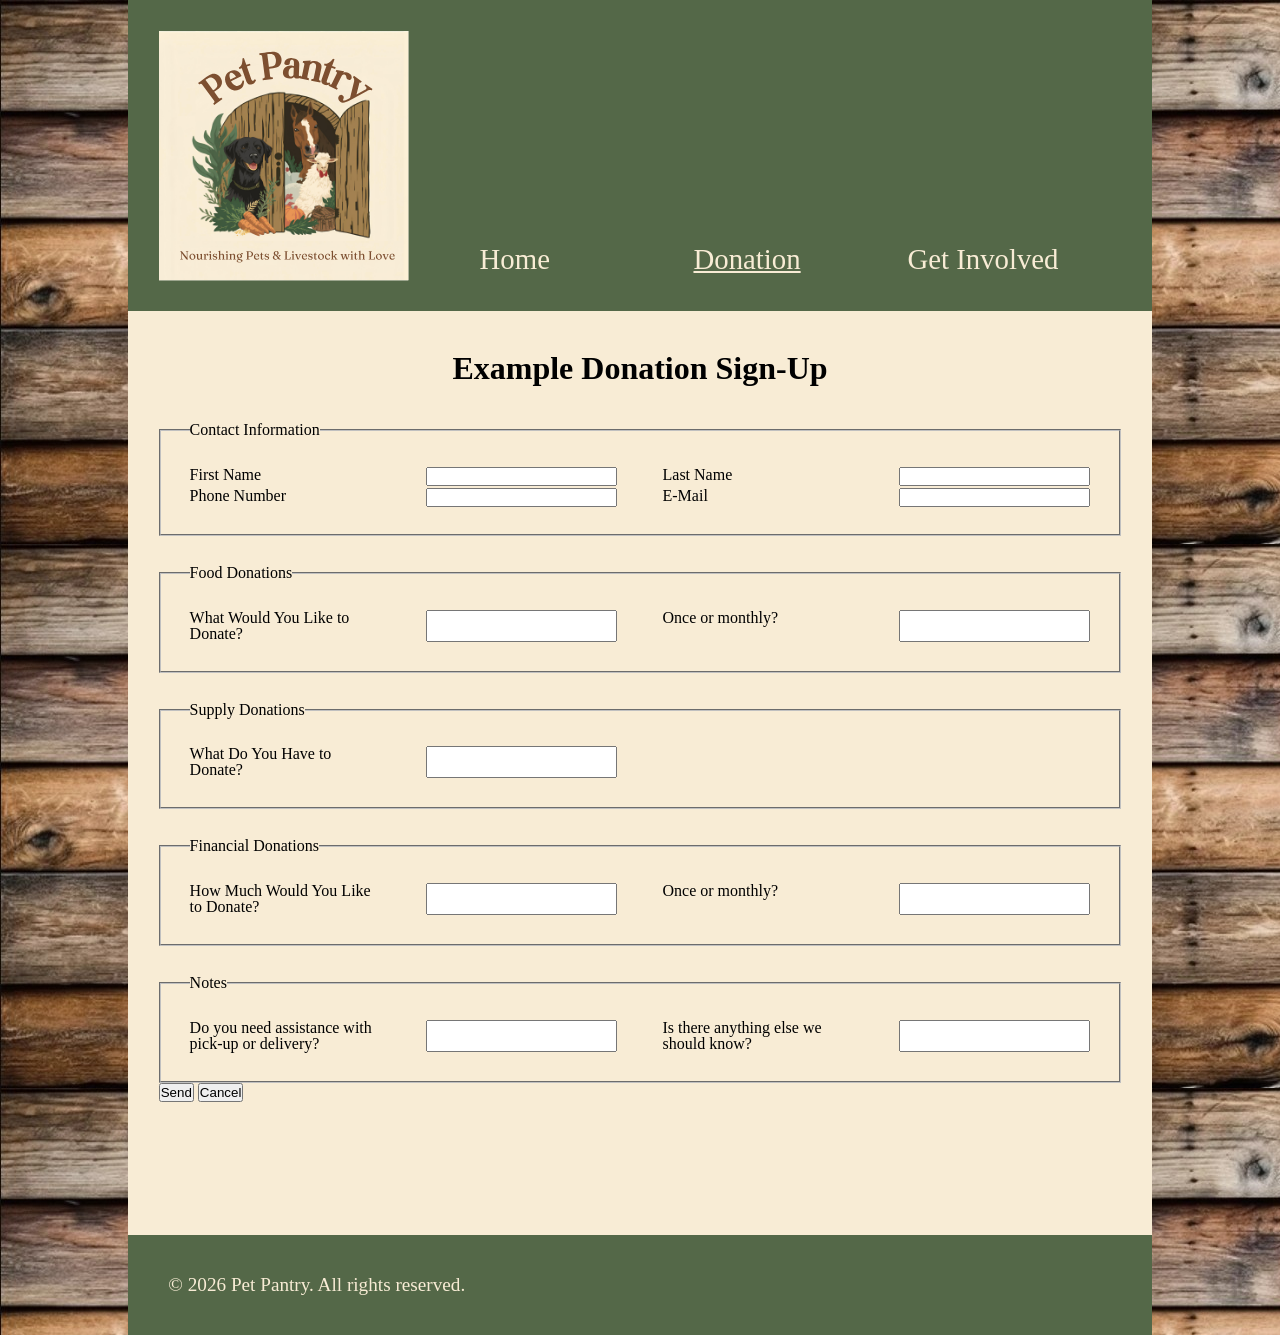
<file: projects/pet-pantry/html/donation.html>
<!-- For Judah's Portfolio Publication 2026 -->

<!doctype html>
<html lang="en">

<head>
  <meta charset="utf-8" />
  <title>Pet Pantry Sign Up</title>
  <link rel="stylesheet" href="../css/reset.css" type="text/css">
  <link rel="stylesheet" href="../css/layout.css" type="text/css">
  <link rel="stylesheet" href="../css/styles.css" type="text/css">
  
  <script defer src="../javascript/forms.js"></script>
  <script defer src="../javascript/donation.js"></script>
</head> 

<body>

  <header>
    <img src="../img/Pet Pantry Logo.svg" alt="Pet Pantry Logo">
    <nav>
      <ul>
        <li><a href="../index.html">Home</a></li>
        <li class="on"><a href="">Donation </a></li>
        <li><a href="../html/volunteer.html" target="_blank">Get Involved</a></li>
      </ul>
    </nav>
  </header>

  <main>

    <h1>Example Donation Sign-Up</h1>

    <form action="#" method="post">
      <!--------CONTACT INFO---------->
      <fieldset>
        <legend>Contact Information</legend>

        <label for="fname">First Name</label>
        <input type="text" name="fname" id="fname">

        <label for="lname">Last Name</label>
        <input type="text" name="lname" id="lname">

        <label for="phone">Phone Number</label>
        <input type="number" name="phone" id="phone">

        <label for="email">E-Mail</label>
        <input type="email" name="email" id="email">
      </fieldset>

      <!-------------FOOD-------------->
      <fieldset>
        <legend>Food Donations</legend>

        <label for="dinfo">What Would You Like to Donate?</label>
        <input type="text" name="dinfo" id="dinfo">

        <label for="freq">Once or monthly?</label>
        <input type="text" name="frequency" id="freq">
      </fieldset>

      <!------------SUPPLY------------>
      <fieldset>
        <legend>Supply Donations</legend>

        <label for="supply">What Do You Have to Donate?</label>
        <input type="text" name="supply" id="supply">
      </fieldset>

      <!-------------MONEY-------------->
      <fieldset>
        <legend>Financial Donations</legend>

        <label for="amount">How Much Would You Like to Donate?</label>
        <input type="text" name="amount" id="amount">

        <label for="freq">Once or monthly?</label>
        <input type="text" name="frequency" id="freq">
      </fieldset>

      <!-------------Notes-------------->
      <fieldset>
        <legend>Notes</legend>

        <label for="ass">Do you need assistance with pick-up or delivery?</label>
        <input type="text" name="ass" id="ass">

        <label for="notes">Is there anything else we should know?</label>
        <input type="text" name="notes" id="notes">
      </fieldset>

      <!-----------BUTTONS------------>
      <input type="submit" value="Send">
      <input type="reset" value="Cancel">

    </form>
  </main>

  <footer>
    <p>
      &copy; 2026 Pet Pantry. All rights reserved.
    </p>
  </footer>
  </footer>

</body>

</html>
</file>
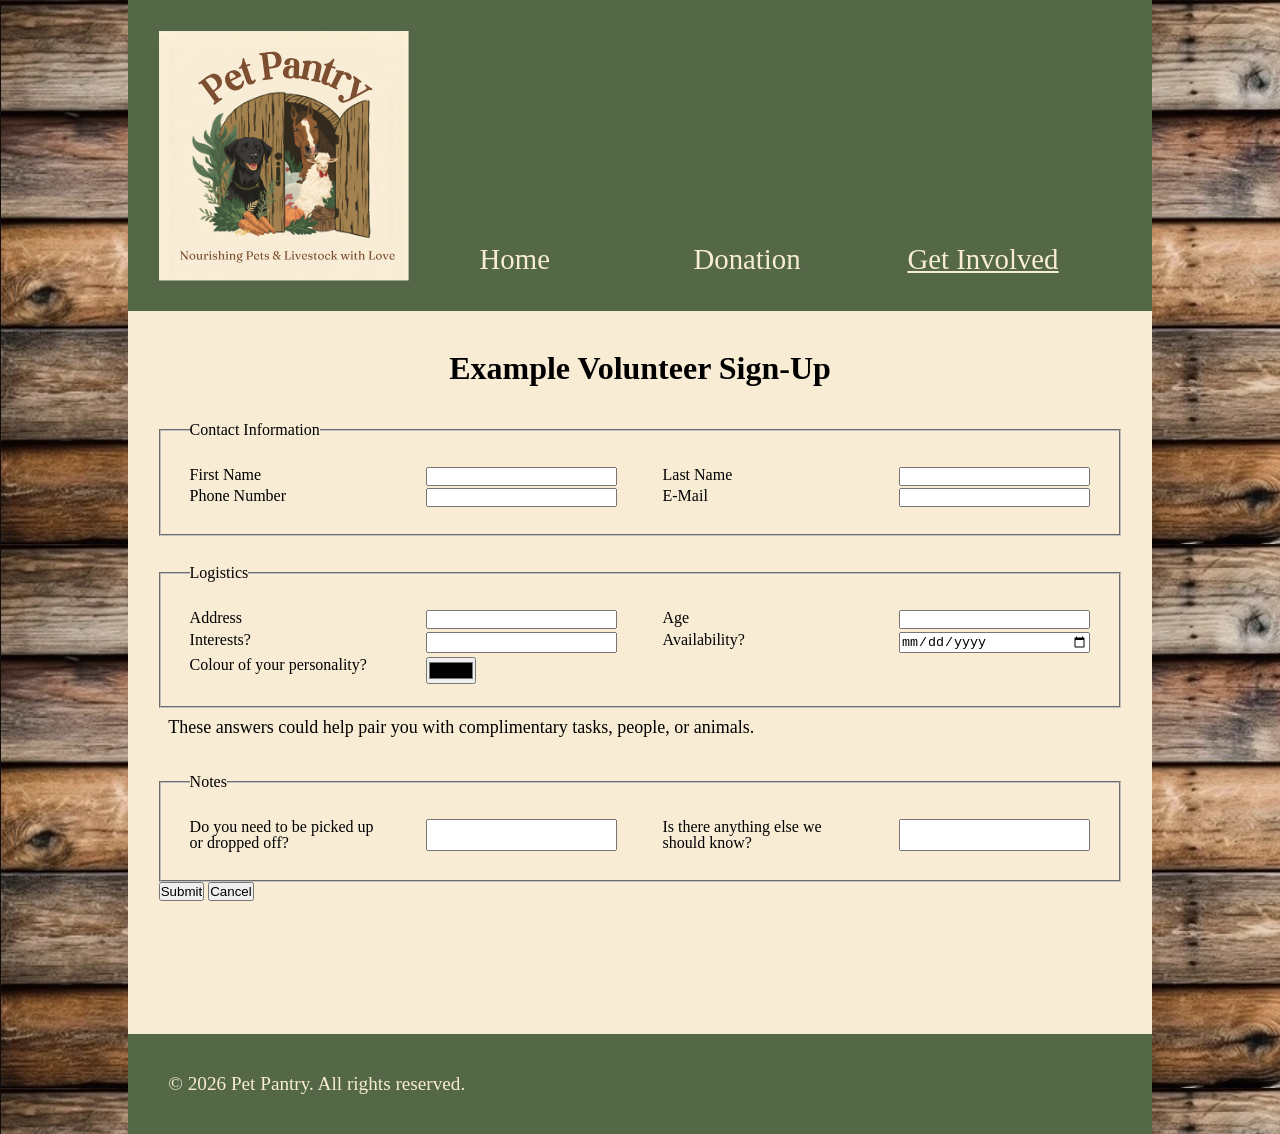
<file: projects/pet-pantry/html/volunteer.html>
<!-- For Judah's Portfolio Publication 2026 -->

<!doctype html>
<html lang="en">

<head>
    <meta charset="utf-8" />
    <title>Pet Pantry Sign Up</title>
    <link rel="stylesheet" href="../css/reset.css" type="text/css">
    <link rel="stylesheet" href="../css/layout.css" type="text/css">
    <link rel="stylesheet" href="../css/styles.css" type="text/css">

      <script defer src="../javascript/forms.js"></script>
  <script defer src="../javascript/volunteer.js"></script>
</head>

<body>

    <header>
        <img src="../img/Pet Pantry Logo.svg" alt="Pet Pantry Logo">
        <nav>
            <ul>
                <li><a href="../index.html">Home</a></li>
                <li><a href="../html/donation.html" target="_blank">Donation </a></li>
                <li class="on"><a href="">Get Involved</a></li>
            </ul>
        </nav>
    </header>

    <main>

        <h1>Example Volunteer Sign-Up</h1>

        <form action="#" method="post">

            <!----CONTACT INFO--------->
            <fieldset>
                <legend>Contact Information</legend>
                <label for="fname">First Name</label>
                <input type="text" name="fname" id="fname">

                <label for="lname">Last Name</label>
                <input type="text" name="lname" id="lname">

                <label for="phone">Phone Number</label>
                <input type="tel" name="phone" id="phone">

                <label for="email">E-Mail</label>
                <input type="email" name="email" id="email">
            </fieldset>

            <!-------Logistics---------->
            <fieldset>
                <legend>Logistics</legend>

                <label for="town">Address</label>
                <input type="text" name="town" id="town">

                <label for="age">Age</label>
                <input type="text" name="age" id="age">

                <label for="interest">Interests? </label>
                <input type="text" name="interest" id="interest">

                <label for="avail">Availability?</label>
                <input type="date" name="avail" id="avail">

                <label for="fun">Colour of your personality?</label>
                <input type="color" name="color" id="fun">
            </fieldset>
            <p>These answers could help pair you with complimentary tasks, people, or animals.</p>

            <!---------Notes----------->
            <fieldset>
                <legend>Notes</legend>

                <label for="ride">Do you need to be picked up or dropped off?</label>
                <input type="text" name="ride" id="ride">

                <label for="notes">Is there anything else we should know?</label>
                <input type="text" name="notes" id="notes">
            </fieldset>

            <!--------BUTTONS---------->
            <input type="submit">
            <input type="reset" value="Cancel">
        </form>
    </main>

    <footer>
        <p>
            &copy; 2026 Pet Pantry. All rights reserved.
        </p>
    </footer>

</body>

</html>
</file>
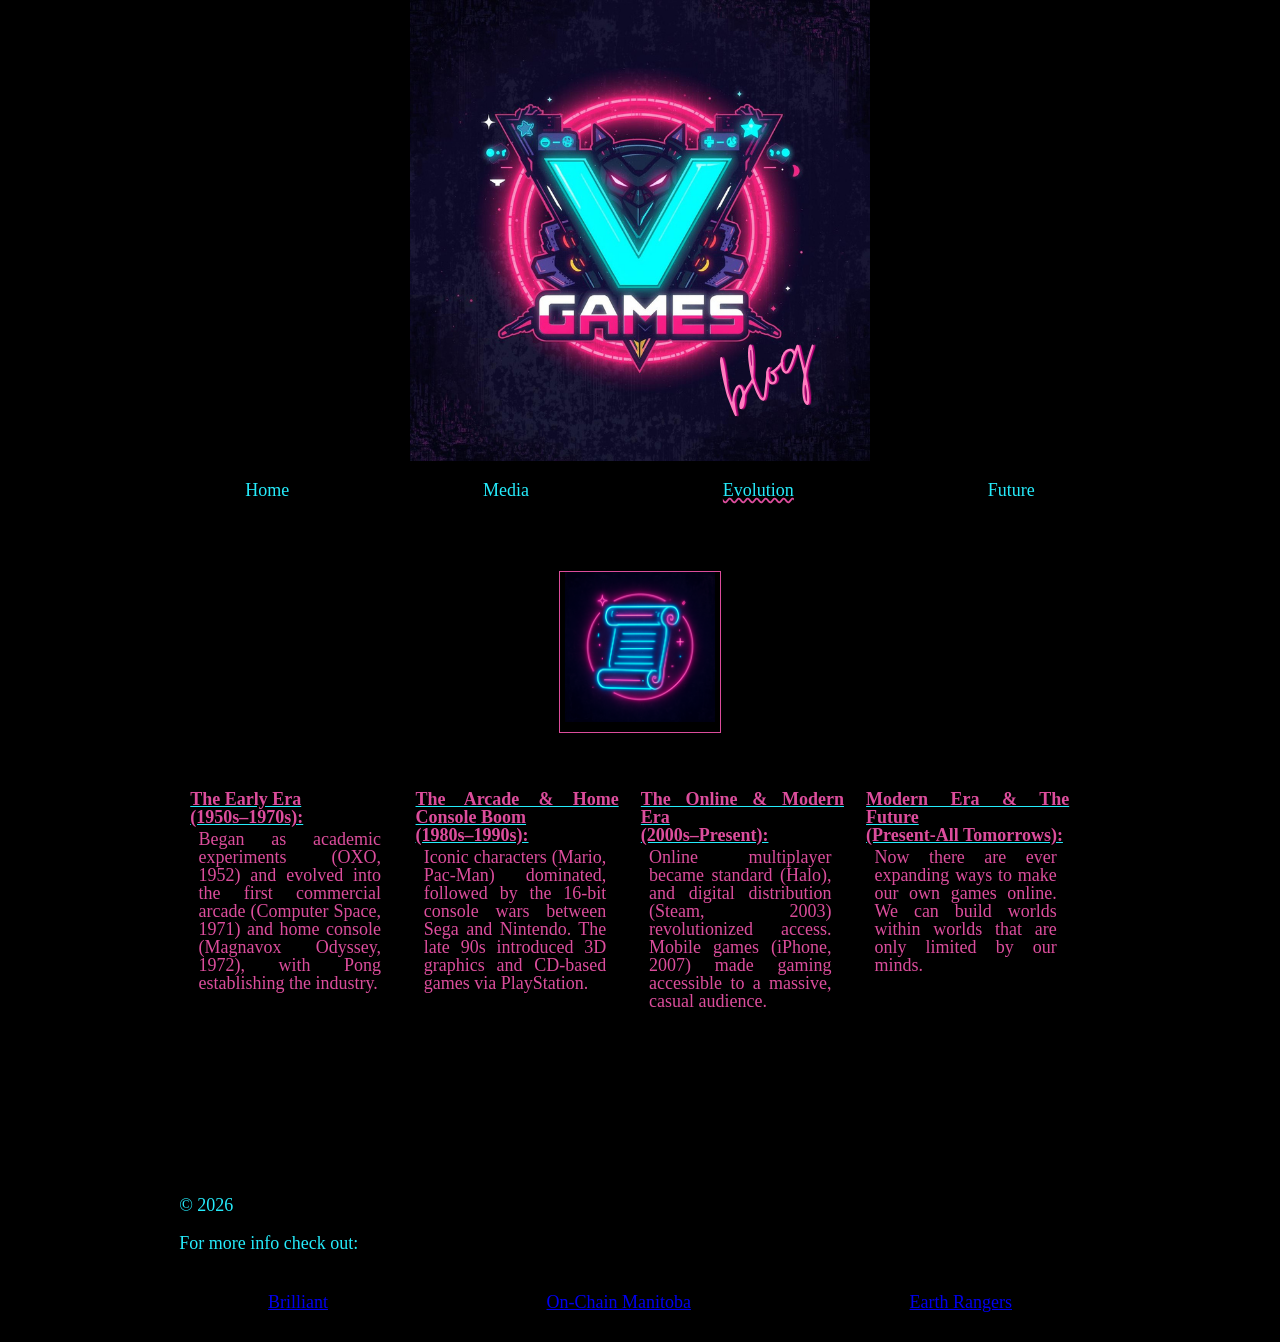
<file: projects/retro-game-blog/html/evolution.html>
<!-- For Judah's Portfolio Publication 2026 -->

<!DOCTYPE html>
<html lang="en">

<head>
    <meta charset="UTF-8">
    <meta name="viewport" content="width=device-width, initial-scale=1.0">
    <title>Evolution</title>
    <link rel="stylesheet" href="../css/reset.css" type="text/css">
    <link rel="stylesheet" href="../css/layout.css" type="text/css">
    <link rel="stylesheet" href="../css/styles.css" type="text/css">
</head>

<body>

    <header>
        <img src="../img/logo-v-game.svg" alt="V-Game Blog Logo">
        <nav>
            <ul>
                <li><a href="../index.html" target="_blank">Home</a></li>
                <li><a href="./media.html" target="_blank">Media</a></li>
                <li class="on"><a href="./evolution.html">Evolution</a></li>
                <li><a href="./future.html" target="_blank">Future</a></li>
            </ul>
        </nav>
    </header>

    <main>

        <img class="center" src="../img/evolution.svg" alt="image of a neon scroll" title="Scroll Image">

        <article class="evo">
            <section>
                <h3>
                    The Early Era <br>(1950s–1970s):
                </h3>
                <p>
                    Began as academic experiments (OXO, 1952) and evolved into the first commercial arcade (Computer
                    Space, 1971) and home console (Magnavox Odyssey, 1972), with Pong establishing the industry.
                </p>
            </section>

            <section>
                <h3>
                    The Arcade & Home Console Boom <br>(1980s–1990s):
                </h3>
                <p>
                    Iconic characters (Mario, Pac-Man) dominated, followed by the 16-bit console wars between Sega and
                    Nintendo. The late 90s introduced 3D graphics and CD-based games via PlayStation.
                </p>
            </section>

            <section>
                <h3>
                    The Online & Modern Era <br>(2000s–Present):
                </h3>
                <p>
                    Online multiplayer became standard (Halo), and digital distribution (Steam, 2003) revolutionized
                    access. Mobile games (iPhone, 2007) made gaming accessible to a massive, casual audience.
                </p>
            </section>

            <!-- Google gave me the history using Wikipedia https://en.wikipedia.org/wiki/History_of_video_games -->

            <section>
                <h3>
                    Modern Era & The Future <br>(Present-All Tomorrows):
                </h3>
                <p>
                    Now there are ever expanding ways to make our own games online. We can build worlds within worlds
                    that are only limited by our minds.
                </p>
            </section>
        </article>

    </main>

    <footer>
        <p> &copy; 2026</p>
        <p>For more info check out:</p>

        <section class="foot">
            <aside>
                <a class="f-link" href="https://brilliant.org/" target="_blank">Brilliant</a>
            </aside>

            <aside>
                <a class="f-link" href="https://www.linkedin.com/company/onchainmanitoba/posts/?feedView=all"
                    target="_blank">On-Chain Manitoba</a>
            </aside>

            <aside>
                <a class="f-link" href="https://www.earthrangers.com/" target="_blank">Earth Rangers</a>
            </aside>
        </section>
    </footer>
</body>
</file>
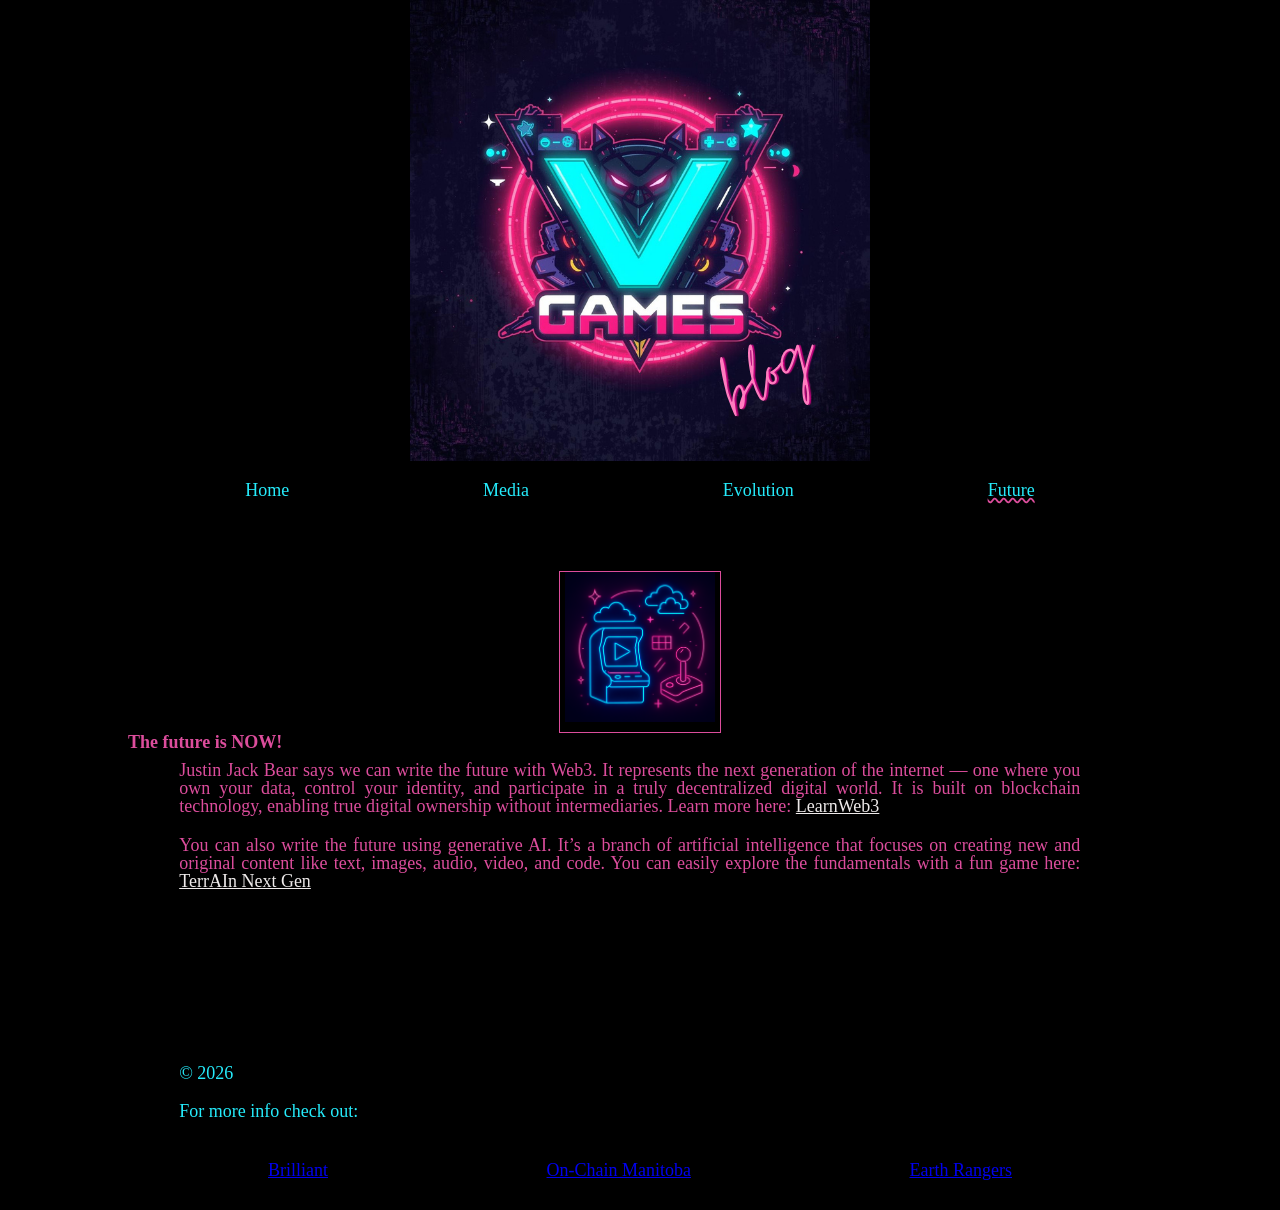
<file: projects/retro-game-blog/html/future.html>
<!-- For Judah's Portfolio Publication 2026 -->

<!DOCTYPE html>
<html lang="en">

<head>
    <meta charset="UTF-8">
    <meta name="viewport" content="width=device-width, initial-scale=1.0">
    <title>Future</title>
    <link rel="stylesheet" href="../css/reset.css" type="text/css">
    <link rel="stylesheet" href="../css/layout.css" type="text/css">
    <link rel="stylesheet" href="../css/styles.css" type="text/css">
</head>

<body>

    <header>
        <img src="../img/logo-v-game.svg" alt="V-Game Blog Logo">
        <nav>
            <ul>
                <li><a href="../index.html" target="_blank">Home</a></li>
                <li><a href="./media.html" target="_blank">Media</a></li>
                <li><a href="./evolution.html" target="_blank">Evolution</a></li>
                <li class="on"><a href="./future.html">Future</a></li>
            </ul>
        </nav>

    </header>

    <main>
        <img class="center" src="../img/future.svg" alt="vintage inspired image of video games in neon"
            title="Video Game Image">

        <h2>The future is NOW! </h2>

        <p> Justin Jack Bear says we can write the future with Web3. It represents the next
            generation of the internet — one where you own your data, control your identity, and
            participate in a truly decentralized digital world. It is built on blockchain technology, enabling true
            digital ownership without intermediaries. Learn more here: <a class="link" href="https://learnweb3.io/">LearnWeb3</a> </p>

        <p>You can also write the future using generative AI. It’s a branch of artificial intelligence that focuses on creating new and original content like text, images, audio, video, and code. You can easily explore the fundamentals with a fun game here: <a class="link"
                href="https://view.genially.com/668d5f04501bd900149ab785?linkId=100000345168813">TerrAIn Next Gen</a>
        </p>
    </main>

    <footer>
        <p> &copy; 2026</p>
        <p>For more info check out:</p>

        <section class="foot">
            <aside>
                <a class="f-link" href="https://brilliant.org/" target="_blank">Brilliant</a>
            </aside>

            <aside>
                <a class="f-link" href="https://www.linkedin.com/company/onchainmanitoba/posts/?feedView=all"
                    target="_blank">On-Chain Manitoba</a>
            </aside>

            <aside>
                <a class="f-link" href="https://www.earthrangers.com/" target="_blank">Earth Rangers</a>
            </aside>
        </section>
    </footer>
</body>
</file>
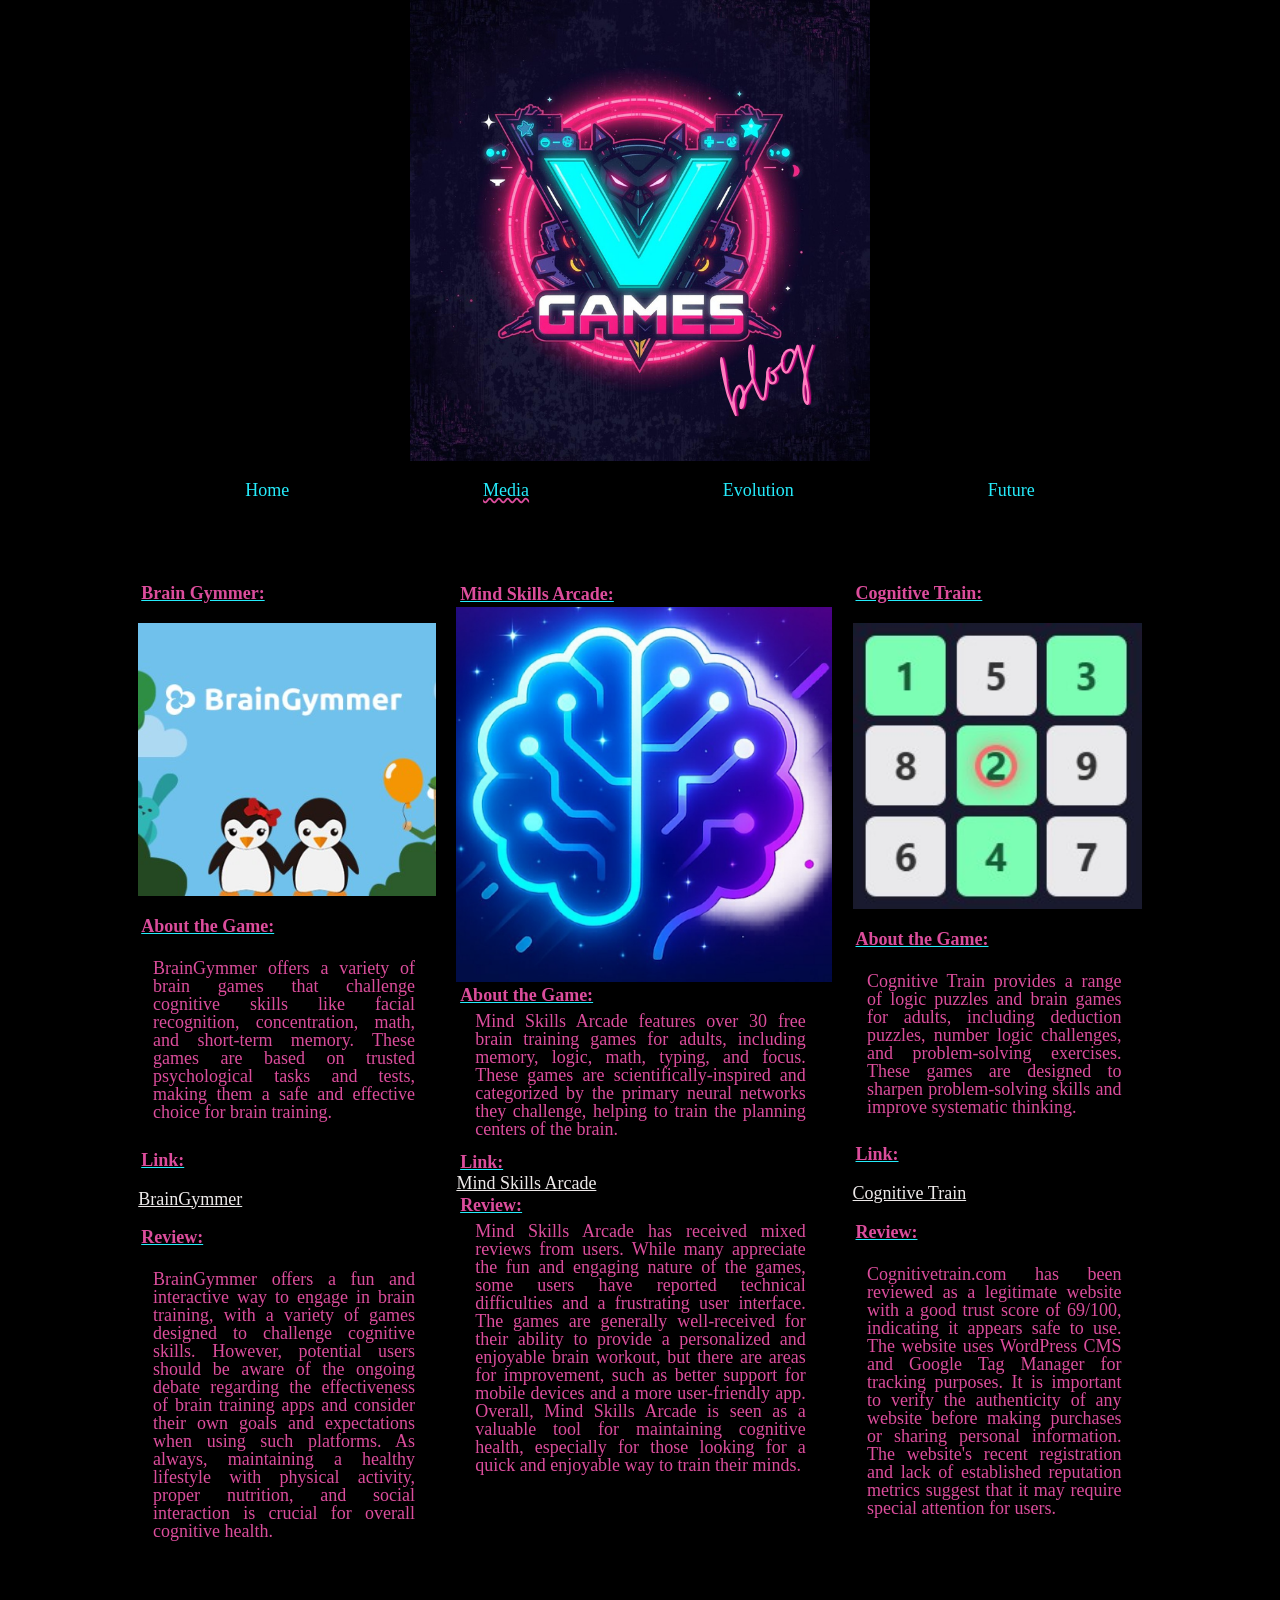
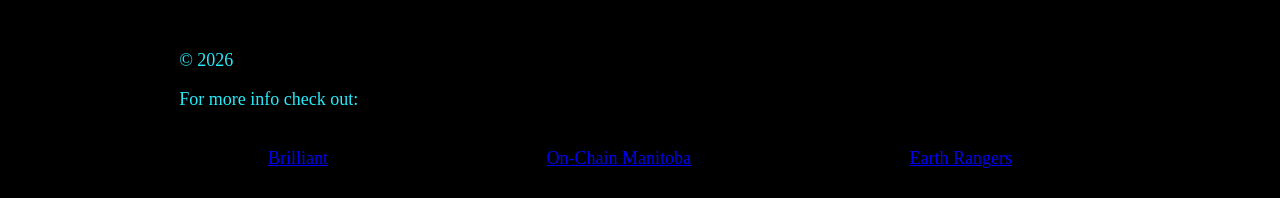
<file: projects/retro-game-blog/html/media.html>
<!-- For Judah's Portfolio Publication 2026 -->

<!DOCTYPE html>
<html lang="en">

<head>
    <meta charset="UTF-8">
    <meta name="viewport" content="width=device-width, initial-scale=1.0">
    <title>Media</title>
    <link rel="stylesheet" href="../css/reset.css" type="text/css">
    <link rel="stylesheet" href="../css/layout.css" type="text/css">
    <link rel="stylesheet" href="../css/styles.css" type="text/css">
</head>

<body>

    <header>
        <img src="../img/logo-v-game.svg" alt="V-Game Blog Logo">
        <nav>
            <ul>
                <li><a href="../index.html" target="_blank">Home</a></li>
                <li class="on"><a href="./media.html">Media</a></li>
                <li><a href="./evolution.html" target="_blank">Evolution</a></li>
                <li><a href="./future.html" target="_blank">Future</a></li>
            </ul>
        </nav>

    </header>

    <main class="meat">

        <section class="column">

            <h3>Brain Gymmer:</h3>

            <img src="../img/BrainGymmer.jpg" alt="image of multimedia in neon" title="Multimedia Image">

            <h3>About the Game:</h3>

            <article>
                BrainGymmer offers a variety of brain games that challenge cognitive skills like facial recognition,
                concentration, math, and short-term memory. These games are based on trusted psychological tasks and
                tests, making them a safe and effective choice for brain training.
            </article>

            <h3>Link:</h3>

            <a class="link" href="https://www.braingymmer.com/en/" target="_blank">BrainGymmer</a>

            <h3>Review:</h3>

            <blockquote
                cite="https://www.bing.com/search?pglt=297&q=braingymmer+review&cvid=37141ed38478438988bdc49588cbfd62&gs_lcrp=EgRlZGdlKgYIABBFGDkyBggAEEUYOdIBCDM1MjdqMGoxqAIAsAIA&FORM=ANNTA1&PC=U531">
                BrainGymmer offers a fun and interactive way to engage in brain training, with a variety of games
                designed to challenge cognitive skills. However, potential users should be aware of the ongoing debate
                regarding the effectiveness of brain training apps and consider their own goals and expectations when
                using such platforms. As always, maintaining a healthy lifestyle with physical activity, proper
                nutrition, and social interaction is crucial for overall cognitive health.
            </blockquote>

        </section>

        <section class="column">
            <h3>Mind Skills Arcade:</h3>

            <img src="../img/MindSkillsArcade.webp" alt="image of multimedia in neon" title="Multimedia Image">

            <h3>About the Game:</h3>

            <article>
                Mind Skills Arcade features over 30 free brain training games for adults, including memory, logic, math,
                typing, and focus. These games are scientifically-inspired and categorized by the primary neural
                networks they challenge, helping to train the planning centers of the brain.
            </article>

            <h3>Link:</h3>

            <a class="link" href="https://www.mindskillsarcade.com/" target="_blank">Mind Skills Arcade</a>

            <h3>Review:</h3>

            <blockquote
                cite="https://www.bing.com/search?q=mind%20skills%20arcade%20review&qs=n&form=QBRE&sp=-1&lq=0&pq=mind%20skills%20arcade%20review&sc=11-25&sk=&cvid=B79C76F10285490285BF4B5678FB2AB9">
                Mind Skills Arcade has received mixed reviews from users. While many appreciate the fun and engaging
                nature of the games, some users have reported technical difficulties and a frustrating user interface.
                The games are generally well-received for their ability to provide a personalized and enjoyable brain
                workout, but there are areas for improvement, such as better support for mobile devices and a more
                user-friendly app. Overall, Mind Skills Arcade is seen as a valuable tool for maintaining cognitive
                health, especially for those looking for a quick and enjoyable way to train their minds.
            </blockquote>

        </section>

        <section class="column">
            <h3>Cognitive Train:</h3>

            <img src="../img/CognitiveTrain.jpg" alt="image of multimedia in neon" title="Multimedia Image">

            <h3>About the Game:</h3>

            <article>
                Cognitive Train provides a range of logic puzzles and brain games for adults, including deduction
                puzzles, number logic challenges, and problem-solving exercises. These games are designed to sharpen
                problem-solving skills and improve systematic thinking.
            </article>

            <h3>Link:</h3>

            <a class="link" href="https://cognitivetrain.com/logic-puzzles/" target="_blank">Cognitive Train</a>

            <h3>Review:</h3>

            <blockquote
                cite="https://www.bing.com/search?q=Cognitive%20Train%20website%20review&qs=n&form=QBRE&sp=-1&lq=0&pq=cognitive%20train%20website%20review&sc=0-30&sk=&cvid=8628560AE9854820840AB3A9E8F25555">
                Cognitivetrain.com has been reviewed as a legitimate website with a good trust score of 69/100, indicating it appears safe to use. The website uses WordPress CMS and Google Tag Manager for tracking purposes. It is important to verify the authenticity of any website before making purchases or sharing personal information. The website's recent registration and lack of established reputation metrics suggest that it may require special attention for users. 
            </blockquote>

        </section>
    </main>

    <footer>
        <p> &copy; 2026</p>
        <p>For more info check out:</p>

        <section class="foot">
            <aside>
                <a class="f-link" href="https://brilliant.org/" target="_blank">Brilliant</a>
            </aside>

            <aside>
                <a class="f-link" href="https://www.linkedin.com/company/onchainmanitoba/posts/?feedView=all" target="_blank">On-Chain Manitoba</a>
            </aside>
            
            <aside>
                <a class="f-link" href="https://www.earthrangers.com/" target="_blank">Earth Rangers</a>
            </aside>
        </section>
    </footer>

</body>
</file>
<file: projects/artist-showcase/css/layout.css>
/* Judah Vickers, Lab10, March 9/10, 2026 */
@charset "utf-8";

body {
    width: 80%;
    min-width: 780px;
    max-width: 1200px;
    margin: auto;
}

header img {
    width: 45%;
    display: block;
    margin: auto;
}

header nav ul {
    display: flex;
    justify-content: space-around;
    padding: 2%;
}

img {
    padding: 2%;
}

h1,
h2,
h3 {
    padding-left: 1%;
    padding-top: 5%;
}

p {
    line-height: 1.5;
    margin-top: 1%;
    text-align: justify;
    padding: 1%;
}

.center {
    display: block;
    margin: auto;
    width: 100%;
    padding: 2%;
}

.gal {
    display: flex;
}

.gal div img {
    width: 90%;
    margin-top: 1%;
    margin-left: 5%;
    margin-right: 5%;
}

iframe {
   display: block;
    margin: auto;
    padding: 1%;
}

/* ----------- Bottom Box ------------------ */

aside {
    justify-content: space-around;
}

.bottom {
    display: flex;
    justify-content: space-around;
    padding: 2%;
}

.bbox {
    border: 1px solid #737373;
    margin-bottom: 5%;
}

/* ----------------FOOTER ------------------- */
footer {
    margin-top: 10%;
}

footer p {
     text-align: center;
}

footer {
    padding: 1%;
}
</file>
<file: projects/artist-showcase/css/styles.css>
/* Judah Vickers, Lab10, March 9/10, 2026 */
@charset "utf-8";

html {
    background-color: black;
    color: #e19c3d;
    padding: 1%;
    font-size: larger;
}

header {
    background-image: linear-gradient(to top, black, #e19c3d);
}

header nav ul a {
    color: #737373;
}

header nav {
    border: 1px solid #737373;
}

header nav ul li a:hover,
.bottom li a:hover {
    color: #fff;
}

.bottom li a,
a {
    color: #737373;
}

.on {
    text-decoration: underline;
    text-decoration-style: double;
}

.gal,
.bottom {
    list-style-type: none;
}

footer {
    background-image: linear-gradient(to top, #e19c3d, black);
    color: black;
}
</file>
<file: projects/my-gallery/css/styles.css>
/* Color palette: whites, soft grays, subtle shadows */

:root {
    --bg: #ffffff;
    --text: #222222;
    --subtle-text: #555555;
    --light-gray: #f5f5f5;
    --border: #e0e0e0;
    --shadow: rgba(0, 0, 0, 0.05);
}

body {
    background: var(--bg);
    color: var(--text);
    font-family: "Inter", "Helvetica Neue", Arial, sans-serif;
    margin: 0;
    padding: 0;
}

h1, h2 {
    font-weight: 600;
    margin-bottom: 0.5rem;
}

p {
    color: var(--subtle-text);
    line-height: 1.6;
}

footer {
    text-align: center;
    padding: 2rem 0;
    color: var(--subtle-text);
    border-top: 1px solid var(--border);
    margin-top: 4rem;
}
</file>
<file: projects/my-gallery/css/layout.css>
/* Layout and spacing */

.hero {
    max-width: 800px;
    margin: 4rem auto 3rem;
    padding: 0 1rem;
    text-align: center;
}

.intro {
    margin-top: 1rem;
    font-size: 1.1rem;
}

.gallery {
    max-width: 1100px;
    margin: 0 auto;
    padding: 0 1rem;
}

.category {
    margin-bottom: 4rem;
}

.category-desc {
    margin-bottom: 2rem;
}

.photo-grid {
    display: grid;
    grid-template-columns: repeat(auto-fit, minmax(260px, 1fr));
    gap: 1.5rem;
}

.photo-card {
    background: var(--light-gray);
    border: 1px solid var(--border);
    border-radius: 8px;
    box-shadow: 0 2px 6px var(--shadow);
    padding: 0;
    overflow: hidden; /* prevents image spillover */
}

.photo-card img {
    width: 100%;        /* image fills the card width */
    height: auto;       /* keeps natural proportions */
    display: block;     /* removes weird inline spacing */
    object-fit: cover;  /* optional: crops slightly for uniformity */
}

.placeholder {
    background: var(--light-gray);
}
</file>
<file: projects/pet-pantry/css/layout.css>
/* Judah Vickers, Lab 14, March 20, 2026*/
@charset "utf-8";

body {
    width: 80%;
    min-width: 320px;
    max-width: 1200px;
    margin: auto;
}

/* ----------Page PADDING--------- */
header,
main,
footer {
    padding: 3%;
}

/* -----------Header Grid----------*/
header {
    display: grid;
    grid-template-columns: 1fr 2fr;
}

/* -----------Top NAV------------- */
header nav ul {
    display: grid;
    grid-template-columns: repeat(3, 1fr);
}

header nav ul li {
    margin-top: 100%;
    font-size: x-large;
}

.on {
    text-decoration: underline;
    text-decoration-color: #f8ecd5;
}

/* -----------Headings----------- */
h1 {
    text-align: center;
}

/* -----------Paragraphs---------- */
p {
    text-align: justify;
}

/* -------Targeted Padding-------- */
h1,
h2,
p {
    padding: 1%;
}

fieldset {
    padding: 3%;
}

/* ------------FORMES------------- */
fieldset {
    margin-top: 3%;
}

/* --------------Footer----------- */
footer {
    margin-top: 10%;
}

/* --------Responsive Design------ */
@media (min-width:801px) {
    fieldset {
        display: grid;
        grid-template-columns: repeat(4, 1fr);
        gap: 5%;
    }
}

@media (max-width: 800px) {
    fieldset {
        margin-top: 1%;
        display: grid;
        grid-template-rows: 1fr;
    }

    header nav ul {
        display: list-item;
    }

    header nav ul li {
        margin-top: 9%;
    }

    header img {
        width: 100%;
    }
}

/* ------- JavaScript ----------- */
/* Floating Message box */
.form-message {
    position: fixed;
    top: 20px;
    left: 50%;
    transform: translateX(-50%);
    padding: 12px 20px;
    border-radius: 6px;
    font-weight: bold;
    z-index: 9999;
    color: white;
    animation: fadeIn 0.3s ease-out;
}

@keyframes fadeIn {
    from { opacity: 0; transform: translateX(-50%) translateY(-10px); }
    to   { opacity: 1; transform: translateX(-50%) translateY(0); }
}
</file>
<file: projects/pet-pantry/css/styles.css>
/* Judah Vickers, Lab 14, March 20, 2026 */
@charset "utf-8";

/* ------BACKGROUND Colors-------- */
html {
    background-image: url(../img/rustic-wood-from-pickbest-99099853.jpg);
/* Rustic wood background from: https://pikbest.com/free-backgrounds/texture.html */

}

header {
    background-color: #546848;
}

body {
    background-color: #f8ecd5;
}

footer {
    background-color: #546848;
}

/* ----------Letter Styling------- */
header nav ul li a, footer p {
    color: #f8ecd5;
    font-size: larger;
}

.bold {
    font-weight: bolder;
}

p {
    font-size: large;
}

/* ------- JavaScript ----------- */
/* Error highlight */
input.error {
    border: 2px solid #d9534f;
    background-color: #ffe5e5;
}

.form-message.success {
    background-color: #5cb85c;
}

.form-message.error {
    background-color: #d9534f;
}

/* Inline field message */
.field-message {
    font-size: 0.85rem;
    color: #d9534f;
    margin-top: 4px;
    margin-bottom: 10px;
}
</file>
<file: projects/retro-game-blog/css/layout.css>
/* Judah Vickers, Lab 9, March 4, 2026  */
@charset "utf-8";

/* body = ALL PAGES: */
body {
    width: 80%;
    min-width: 780px;
    max-width: 1200px;
    margin: auto;
}

/* top = ALL PAGES : */
header img {
    width: 45%;
    display: block;
    margin: auto;
}

header nav ul {
    display: flex;
    justify-content: space-around;
    padding: 2%;
}

/* middle = ALL PAGES */
main {
    padding-top: 5%;
    padding-bottom: 5%;
}

h1 {
    width: 30%;
    display: block;
    margin: auto;
    padding-bottom: 1%;
}

h3 {
    padding: 1%;
}

p,
article,
blockquote {
    padding: 1%;
    padding-left: 5%;
    padding-right: 7%;
    text-align: justify;
}

section {
    padding: 1%;
}

/* middle on Index & Media */
.meat {
    display: flex;
}

/* middle for MEDIA*/

.meat article {
    padding-bottom: 3%;
}

.meat section img {
    width: 100%;
}

/* .meat section {
    height: 90%;
} */

.column {
    display: flex;
    flex-direction: column;
    justify-content: space-around;
    gap: 2%;
}

/* image on EVOLUTION and FUTURE*/
.center {
    display: block;
    margin: auto;
}

/* middle on EVOLUTION only*/

.evo {
    display: flex;
}

.evo section {
    width: 25%;
    padding-top: 5%;
}

.evo section h2 {
    padding-bottom: 3%;
}

/* Footer */
footer {
    padding-top: 10%;
}

.foot {
    display: flex;
    justify-content: space-around;
    padding: 3%;
}
</file>
<file: projects/retro-game-blog/css/styles.css>
/* Judah Vickers, Lab 9, March 4, 2026 */
@charset "utf-8";

/* Style of ALL pages: */
html {
    background-color: black;
    font-size: large;
}

body {
    color: #dc4d9c;
}

header nav ul a,
footer {
    color: #25ebfb;
}

.on {
    text-decoration: underline;
    text-decoration-style: wavy;
}

.link {
    color: #eeeaea;
}

h3 {
    text-decoration: #25ebfb underline;
}

.link:hover,
.f-link:hover {
    color: yellow;
}

/* index and evolution pages */
#home,
.center {
    border: 1px solid #dc4d9c;
}

/* on Index page only */
.glow {
    color: #25ebfb;
    animation: glow 1s ease-in-out infinite alternate;
    text-shadow: 0 0 20px #fff, 0 0 30px #ff4da6, 0 0 40px #ff4da6, 0 0 50px #ff4da6, 0 0 60px #ff4da6, 0 0 70px #ff4da6, 0 0 80px #ff4da6;
}
</file>
